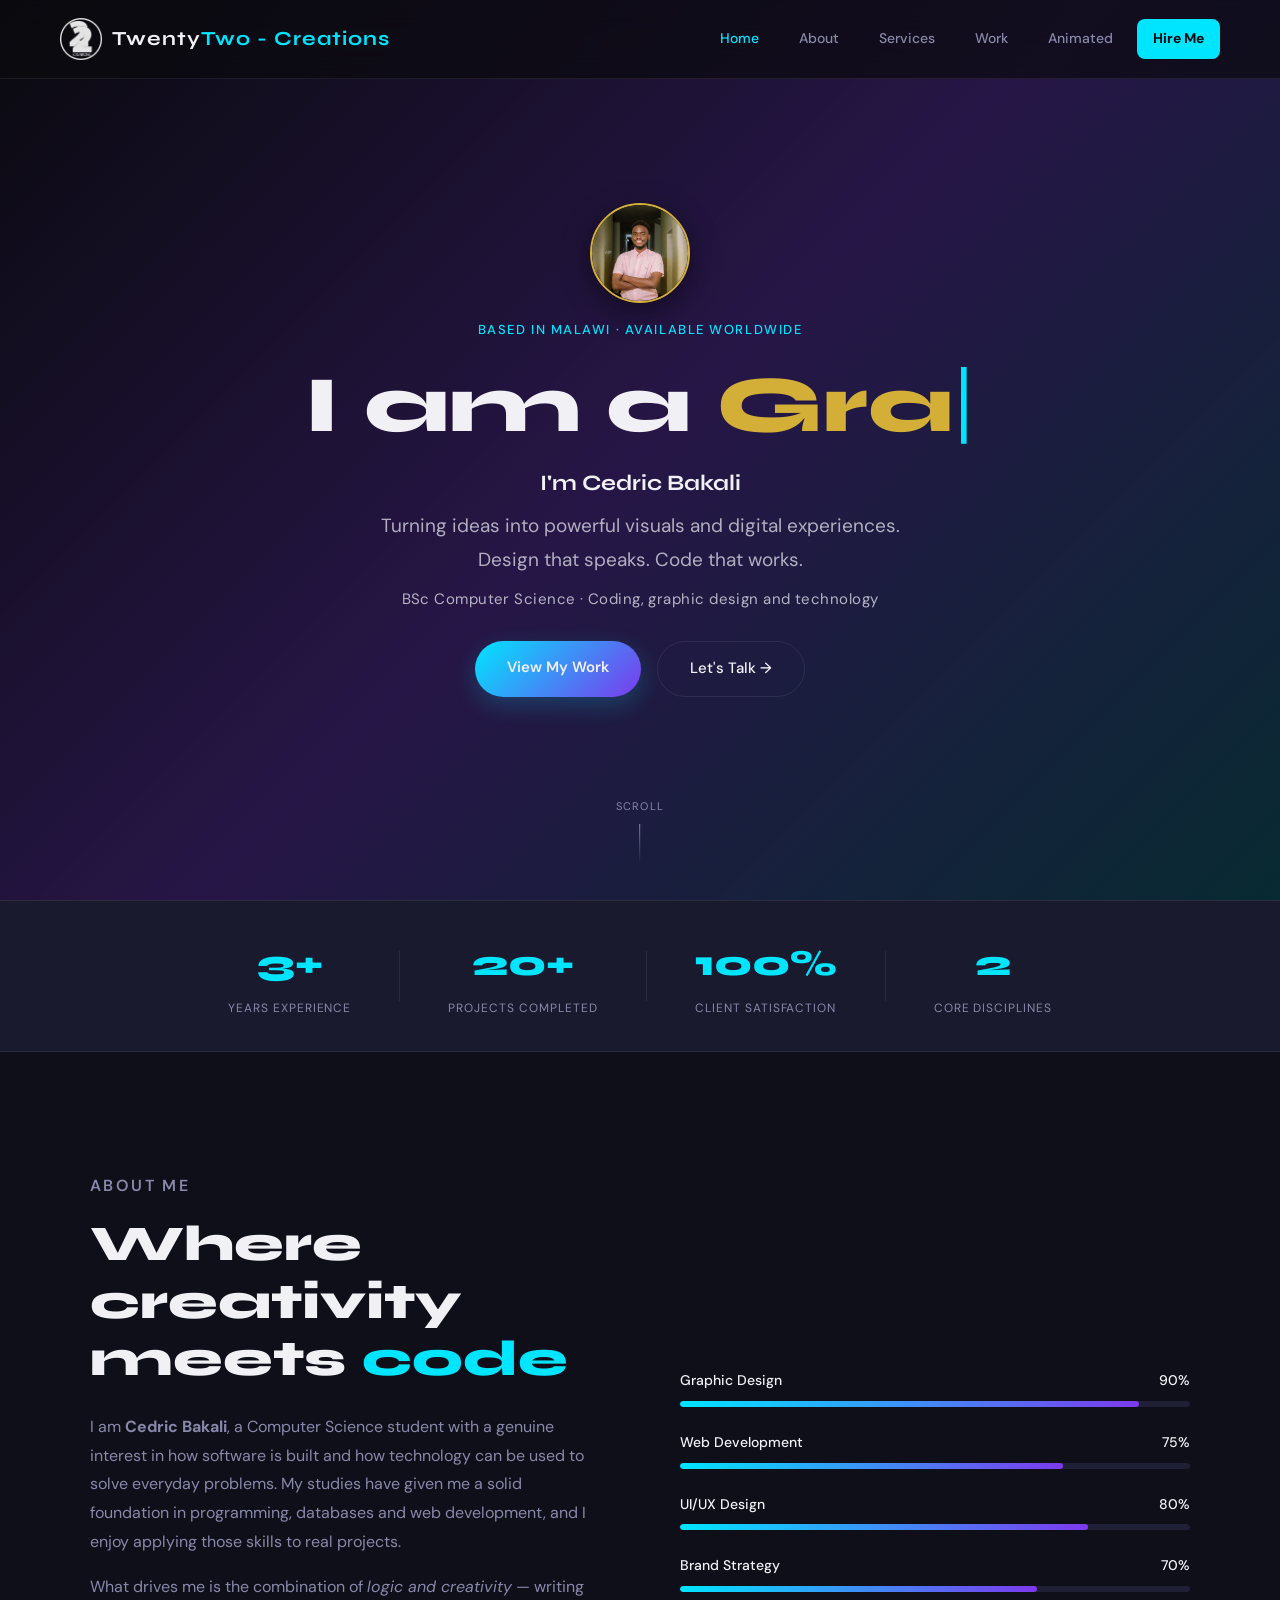
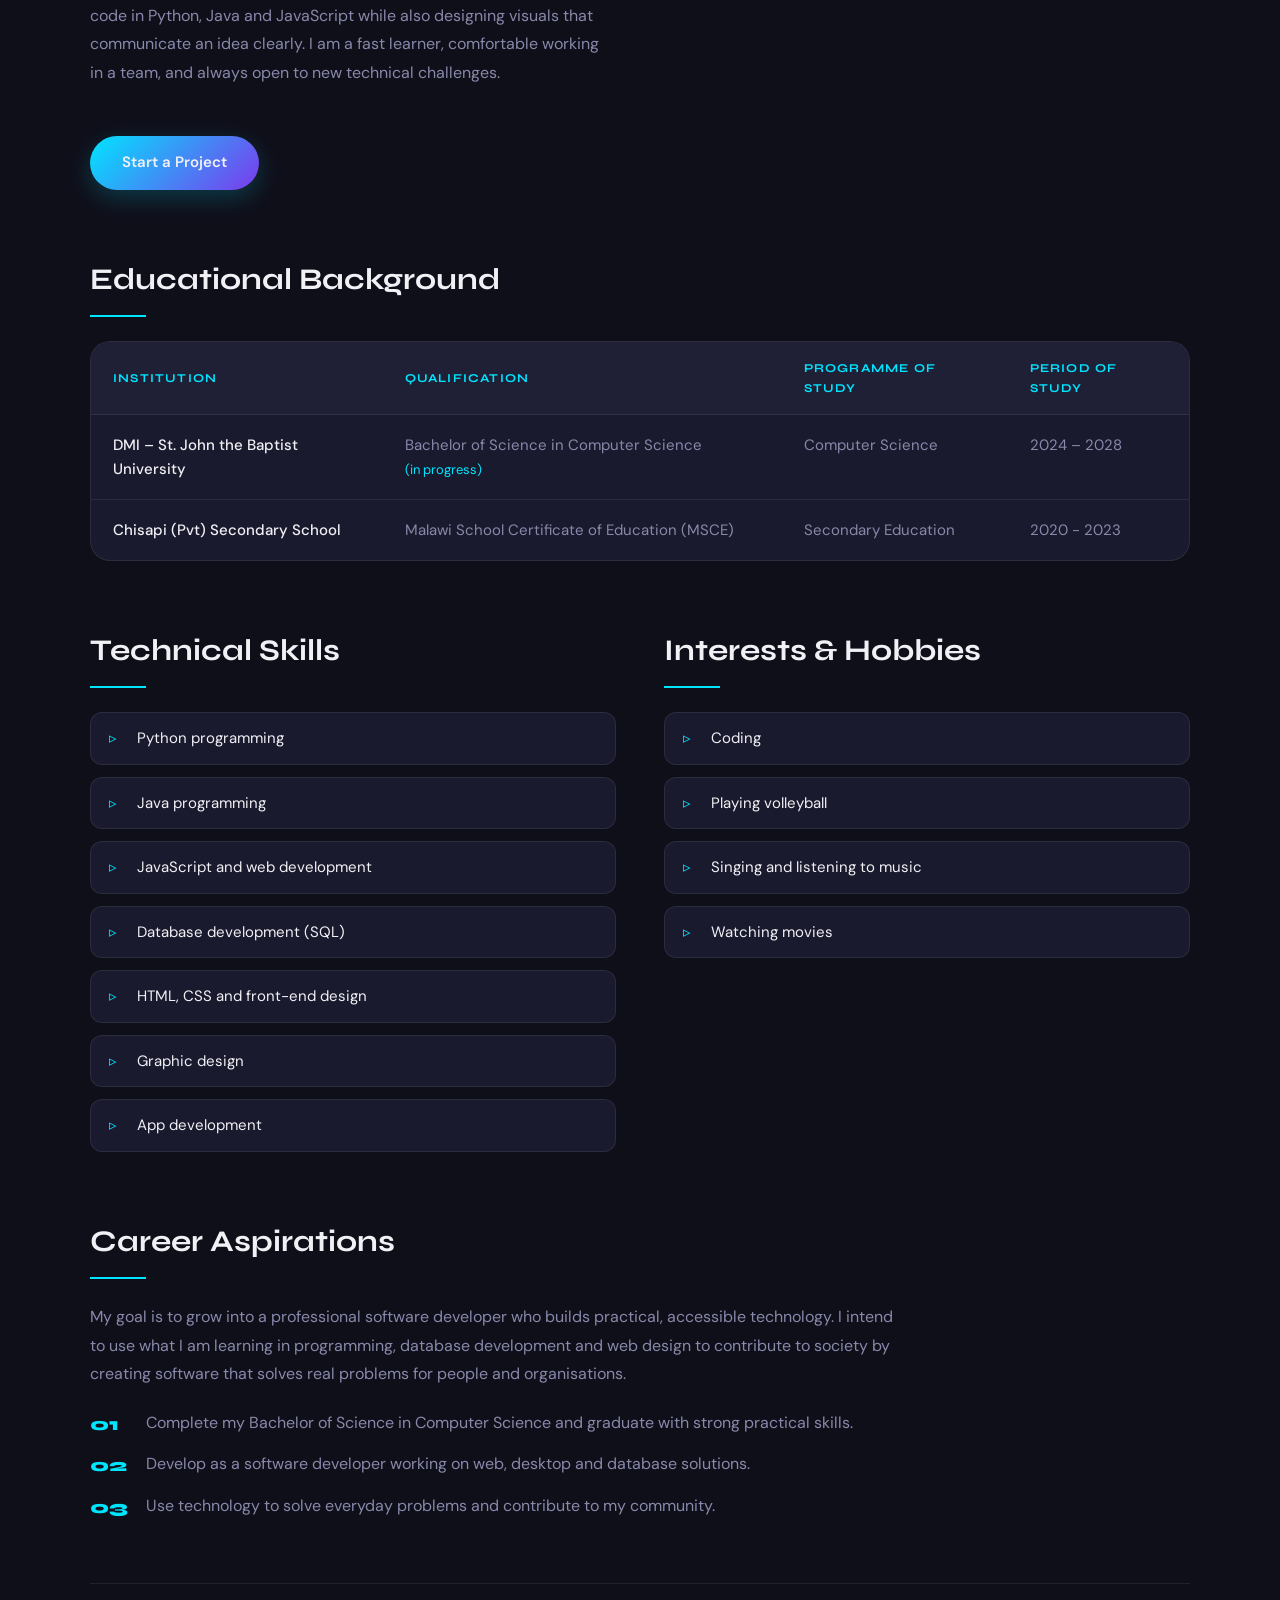
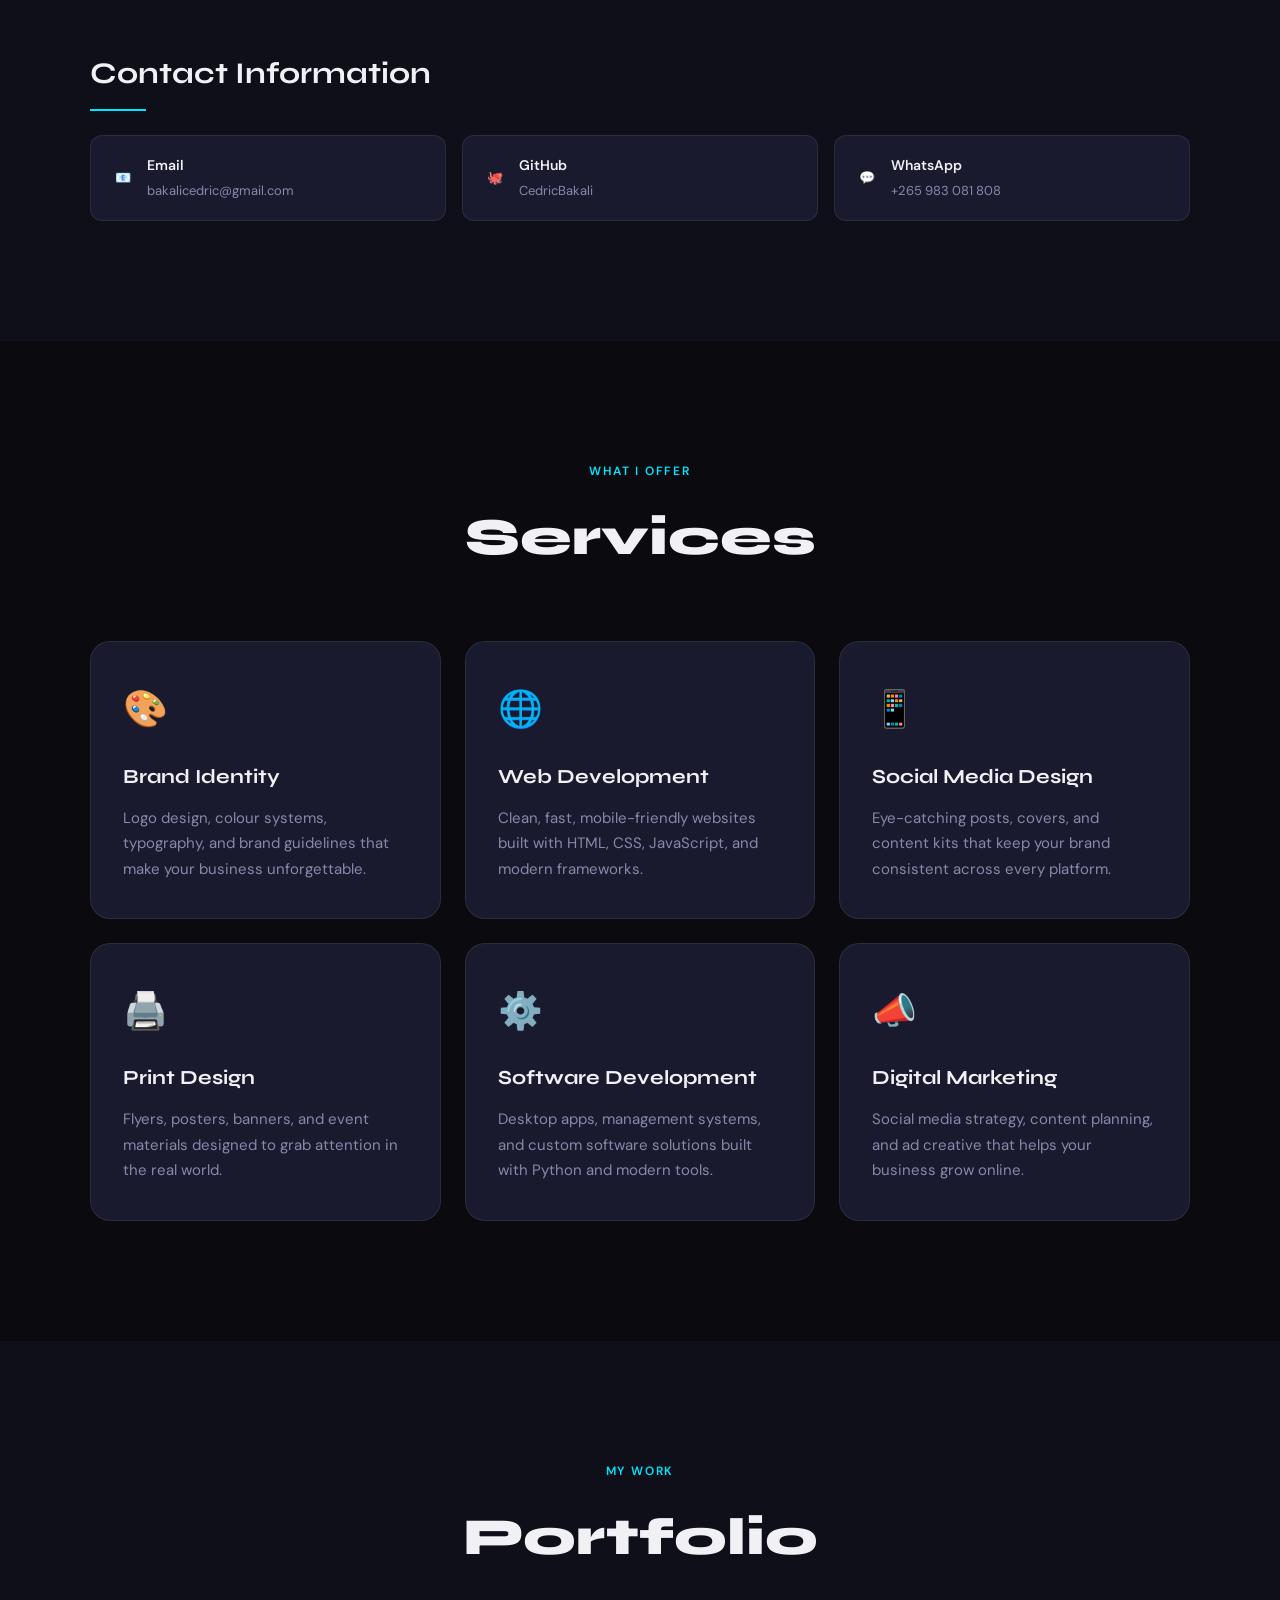
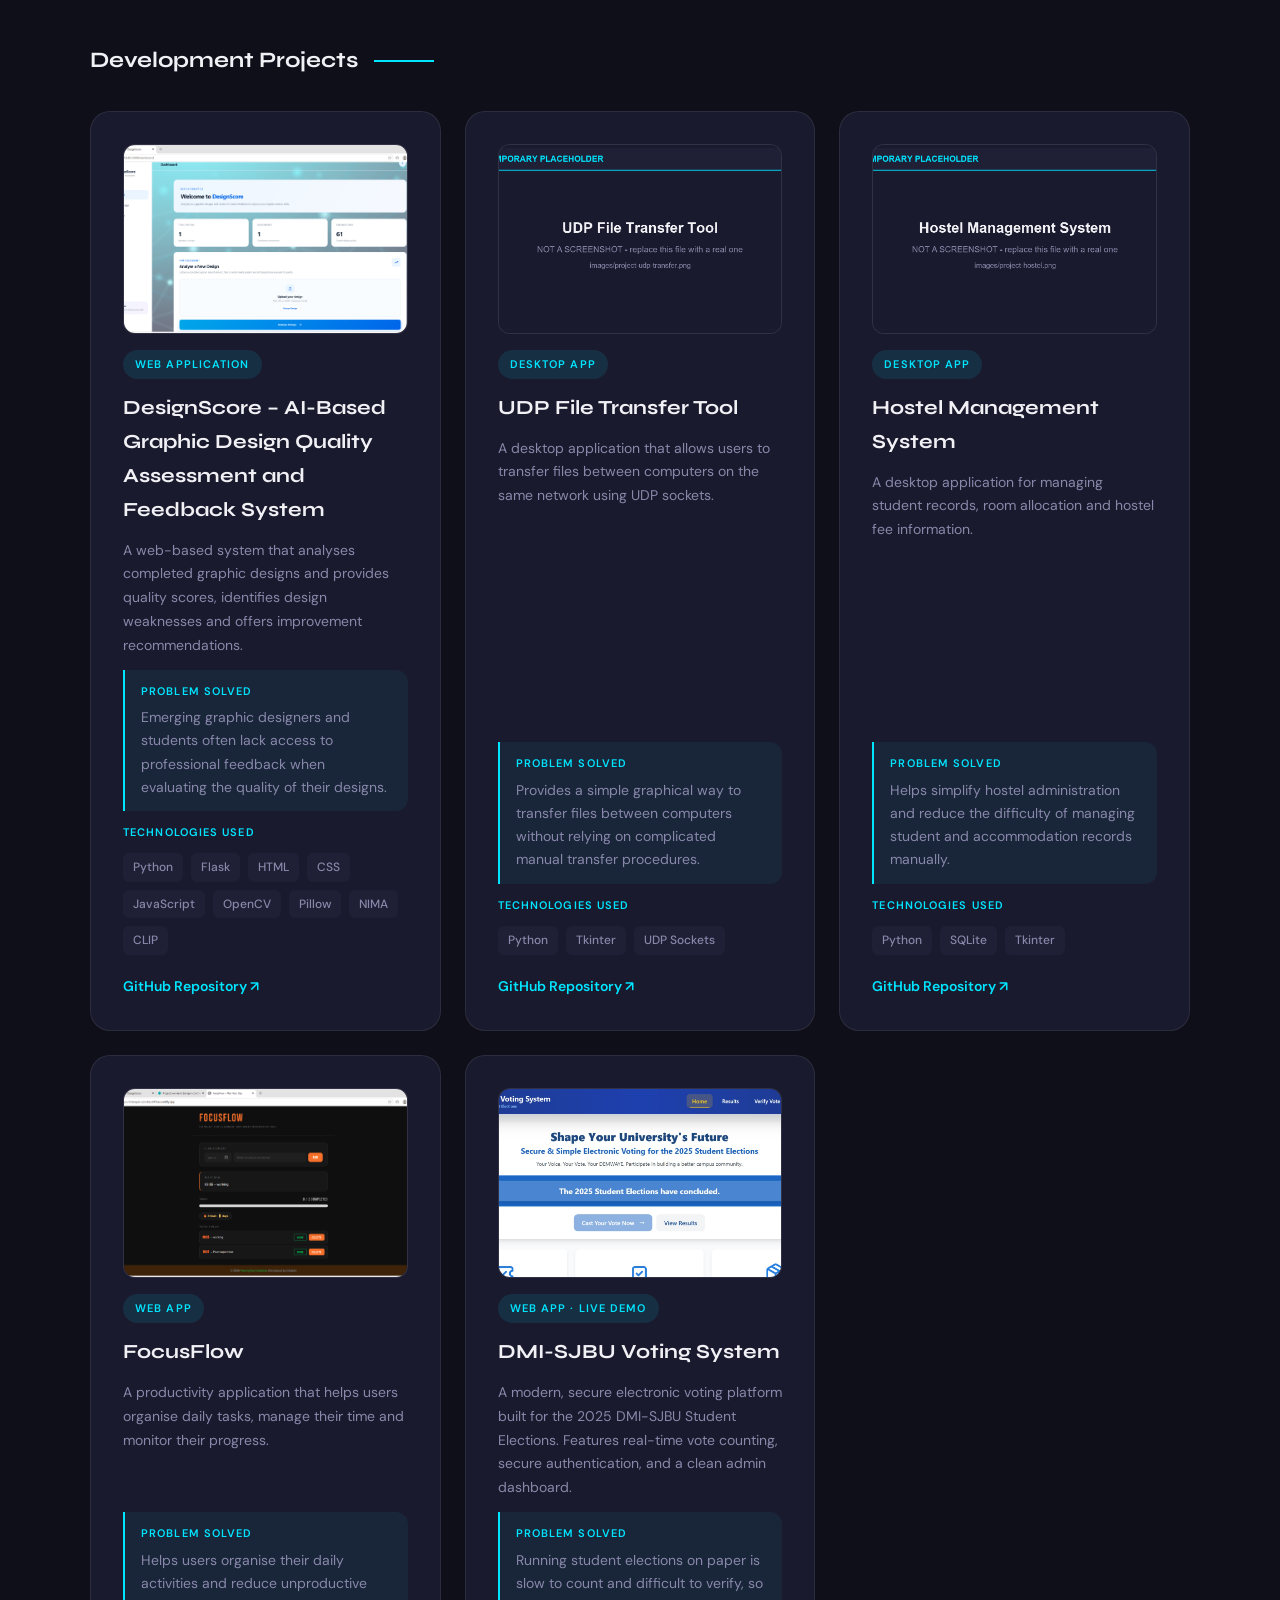
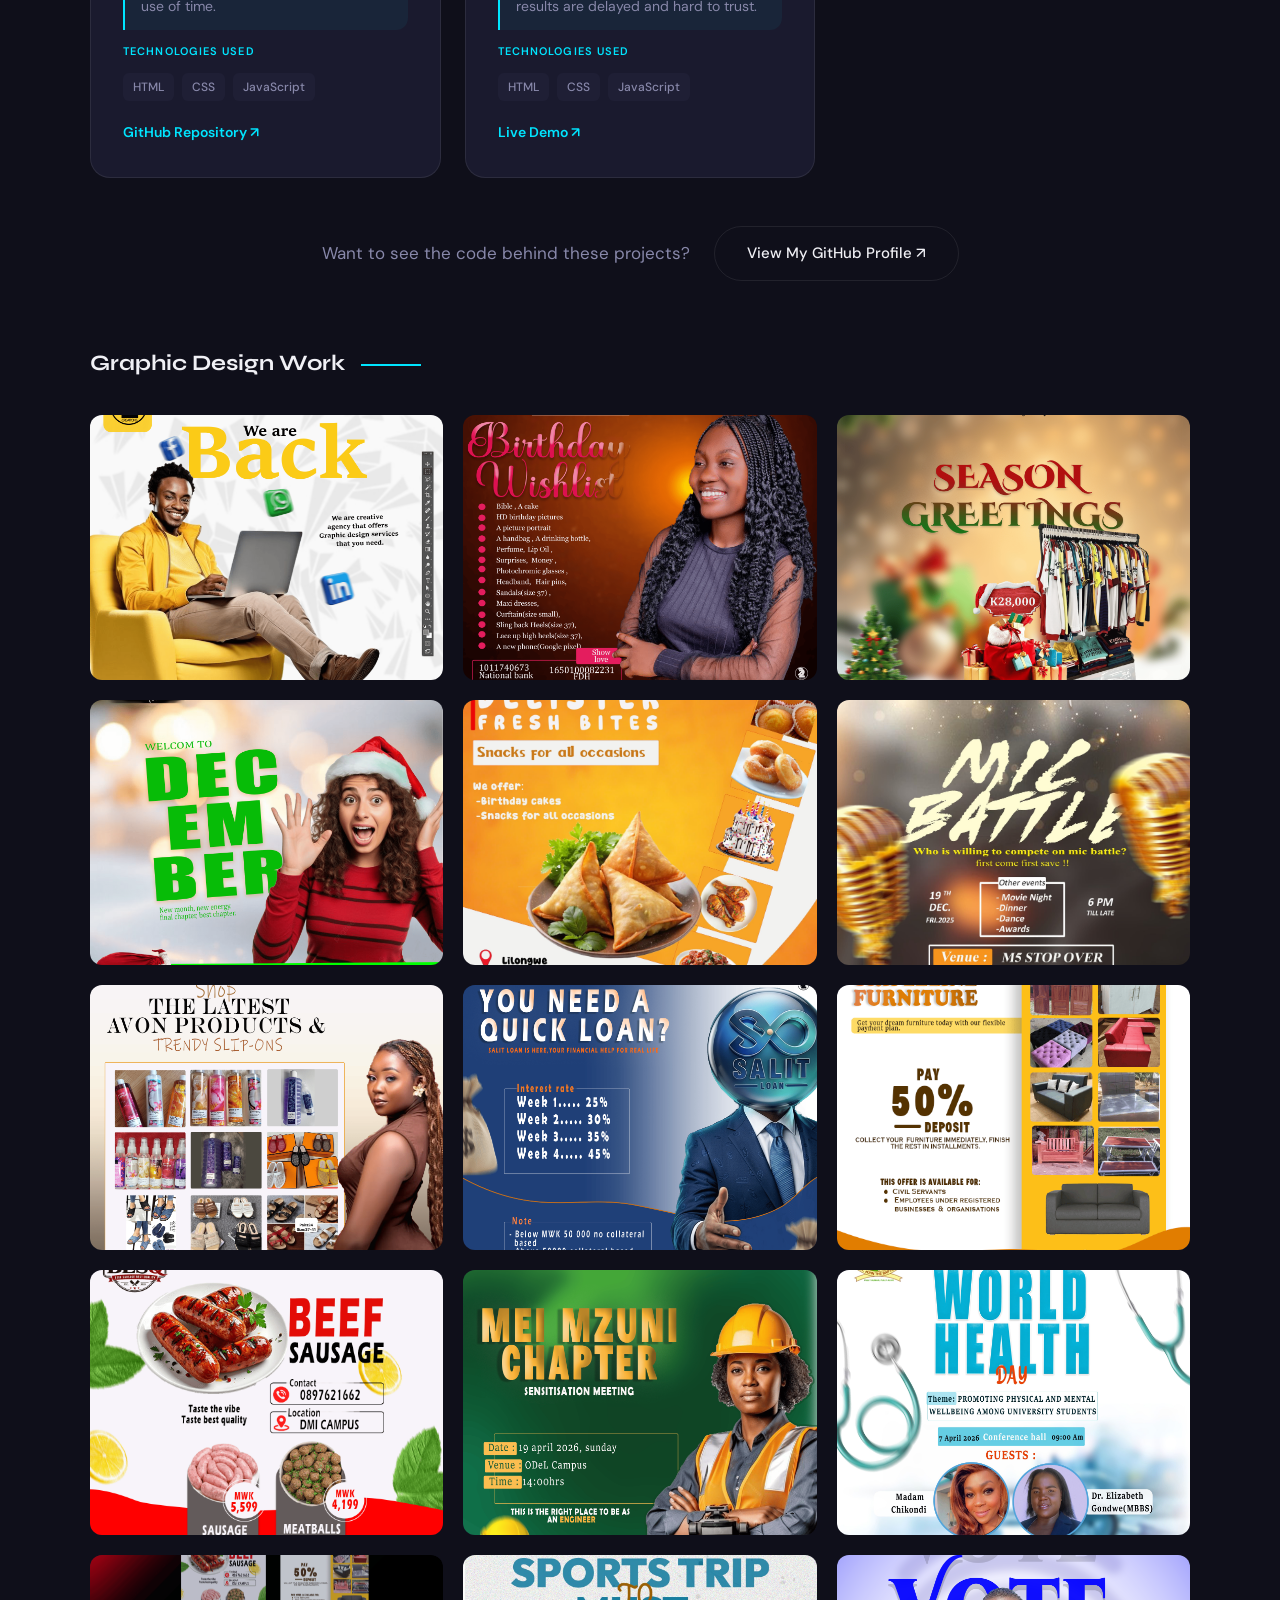
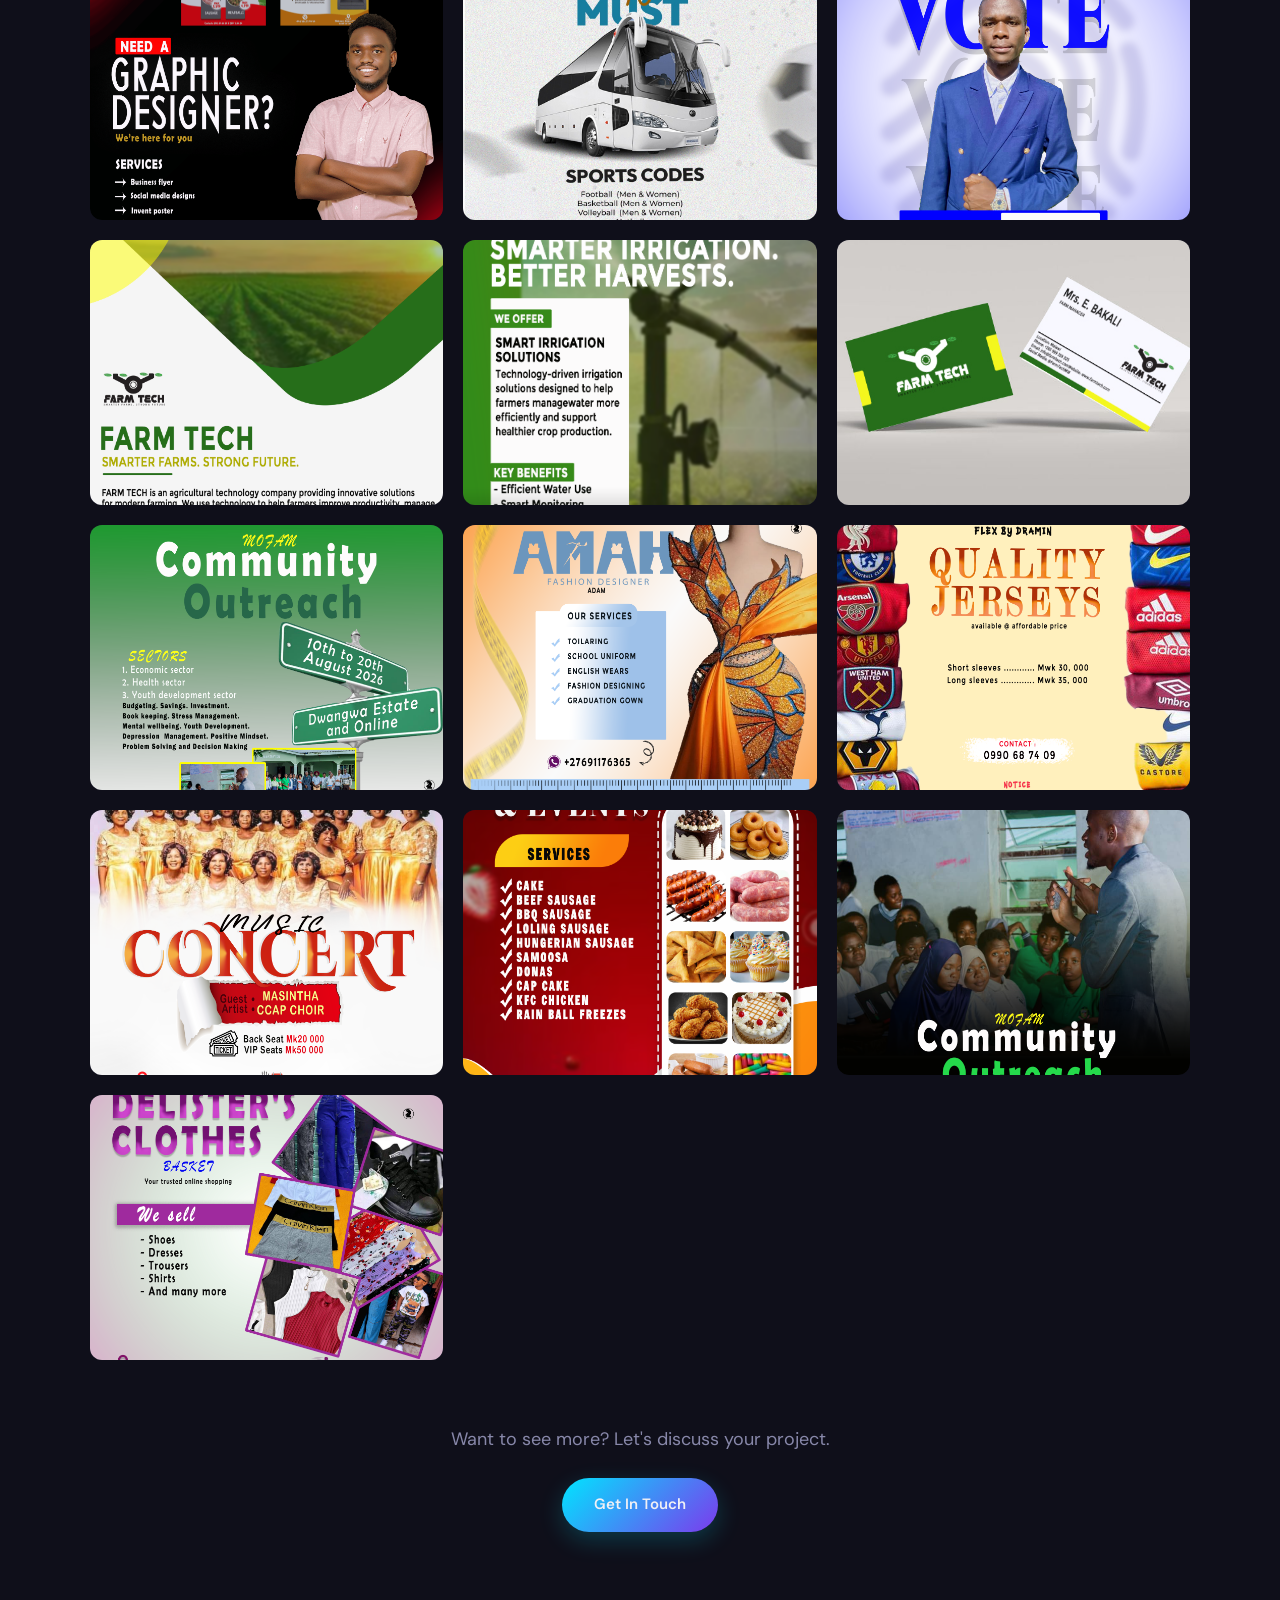
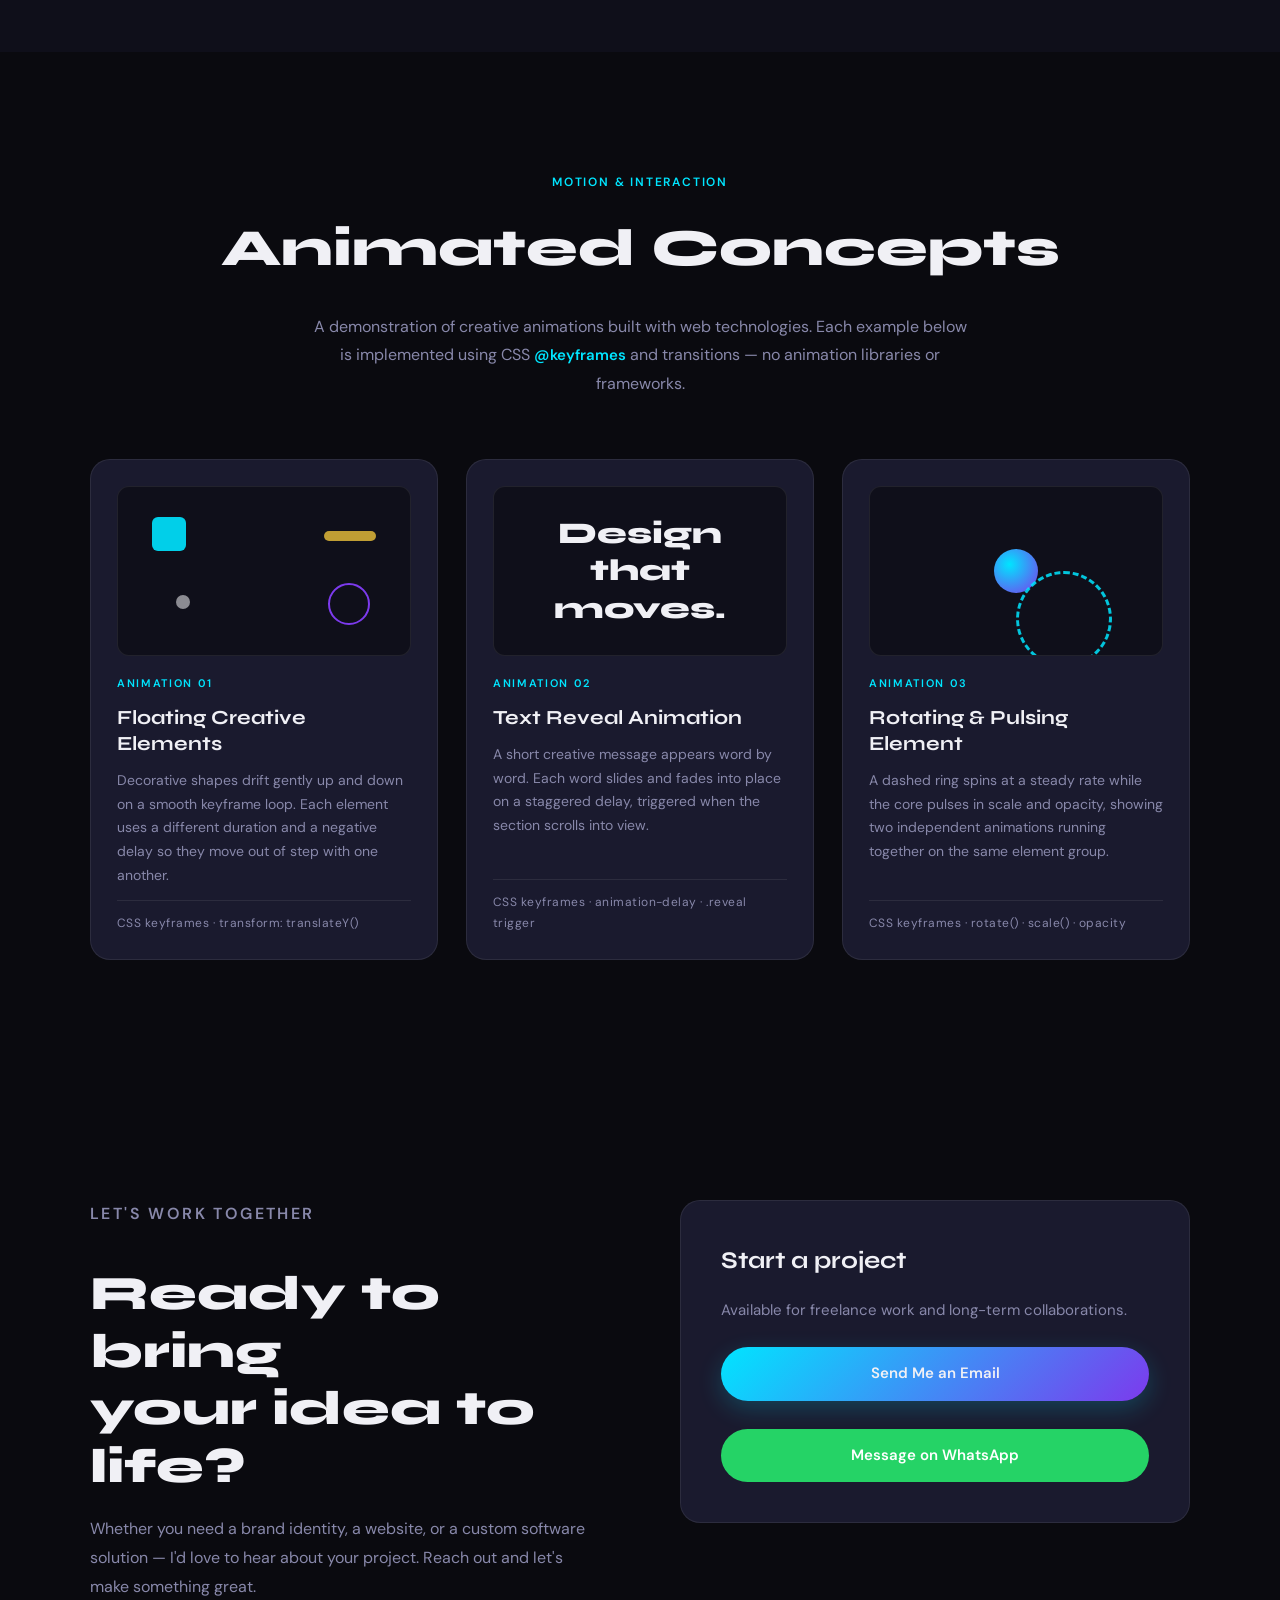
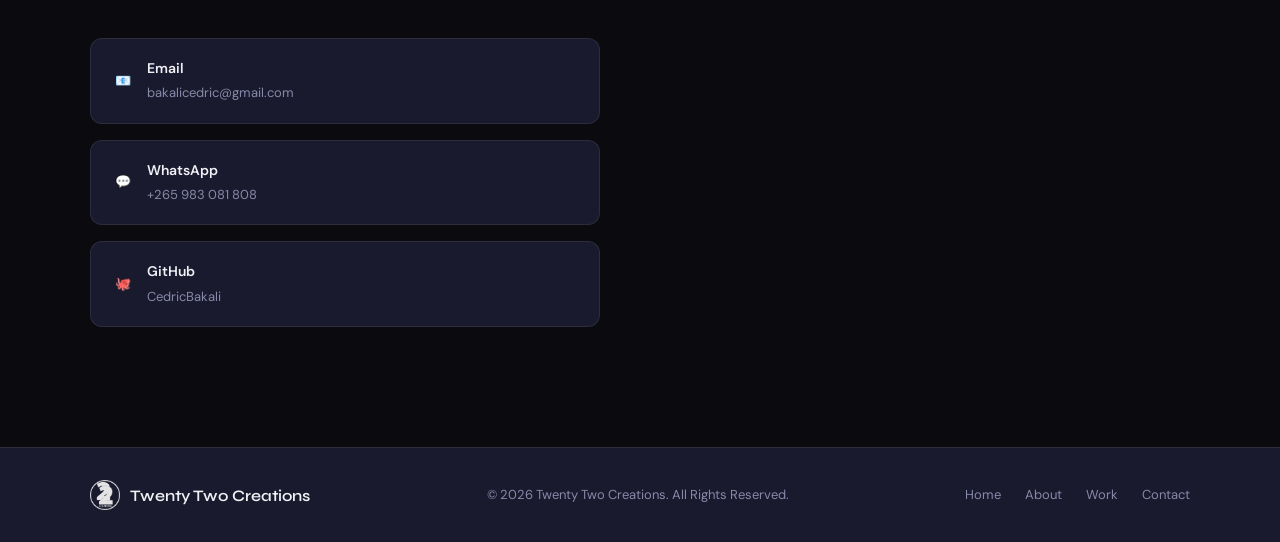
<file: index.html>
<!DOCTYPE html>
<html lang="en">
<head>
    <meta charset="UTF-8">
    <meta name="viewport" content="width=device-width, initial-scale=1.0">
    <meta name="description" content="Twenty Two Creations — Professional graphic design, web development, and digital branding studio based in Malawi.">
    <title>Twenty Two Creations | Design & Development Studio</title>
    <link rel="icon" type="image/png" href="images/twentyWhite.png">
    <link rel="preconnect" href="https://fonts.googleapis.com">
    <link rel="preconnect" href="https://fonts.gstatic.com" crossorigin>
    <link href="https://fonts.googleapis.com/css2?family=Syne:wght@400;600;700;800&family=DM+Sans:ital,wght@0,300;0,400;0,500;1,300&display=swap" rel="stylesheet">
    <link rel="stylesheet" href="css/style.css">
</head>
<body>

<!-- PAGE LOADER -->
<div id="loader">
    <div class="loader-content">
        <img src="images/twentyWhite.png" width="679" height="680" alt="Twenty Two Creations Logo">
        <div class="loader-bar"><div class="loader-fill"></div></div>
    </div>
</div>

<!-- HEADER -->
<header id="header">
    <div class="brand" onclick="window.scrollTo({top:0,behavior:'smooth'})">
        <img src="images/twentyWhite.png" width="679" height="680" alt="Twenty Two Creations Logo" class="logo-img">
        <span class="logo-text">Twenty<span class="logo-accent">Two - Creations</span></span>
    </div>
    <nav>
        <a href="#hero">Home</a>
        <a href="#about">About</a>
        <a href="#services">Services</a>
        <a href="#portfolio">Work</a>
        <a href="#animated">Animated</a>
        <a href="#contact" class="nav-cta">Hire Me</a>
    </nav>
    <button class="hamburger" id="hamburger" aria-label="Open menu">
        <span></span><span></span><span></span>
    </button>
</header>

<!-- MOBILE NAV -->
<div class="mobile-nav" id="mobileNav">
    <a href="#hero" class="mob-link">Home</a>
    <a href="#about" class="mob-link">About</a>
    <a href="#services" class="mob-link">Services</a>
    <a href="#portfolio" class="mob-link">Work</a>
    <a href="#animated" class="mob-link">Animated</a>
    <a href="#contact" class="mob-link">Hire Me</a>
</div>

<main id="main-content">
<!-- HERO -->
<section id="hero">
    <video class="bg-video" autoplay muted loop playsinline>
        <source src="videos/hero-bg.mp4" type="video/mp4">
    </video>
    <div class="overlay"></div>
    <div class="hero-content reveal">
        <img src="images/personal.jpg" alt="Portrait of Cedric Bakali" class="hero-photo" width="100" height="100">
        <p class="hero-eyebrow">Based in Malawi · Available Worldwide</p>
        <h1>I am a <span id="typing"></span><span class="cursor">|</span></h1>
        <p class="hero-name">I'm <u>Cedric Bakali</u></p>
        <p class="hero-sub">Turning ideas into powerful visuals and digital experiences.<br>Design that speaks. Code that works.</p>
        <p class="hero-meta">BSc Computer Science &middot; Coding, graphic design and technology</p>
        <div class="hero-actions">
            <a href="#portfolio" class="btn-primary">View My Work</a>
            <a href="#contact" class="btn-ghost">Let's Talk →</a>
        </div>
    </div>
    <div class="hero-scroll-hint">
        <span>Scroll</span>
        <div class="scroll-line"></div>
    </div>
</section>

<!-- STATS STRIP -->
<div class="stats-strip reveal">
    <div class="stat"><span class="stat-num">3+</span><span class="stat-label">Years Experience</span></div>
    <div class="stat-divider"></div>
    <div class="stat"><span class="stat-num">20+</span><span class="stat-label">Projects Completed</span></div>
    <div class="stat-divider"></div>
    <div class="stat"><span class="stat-num">100%</span><span class="stat-label">Client Satisfaction</span></div>
    <div class="stat-divider"></div>
    <div class="stat"><span class="stat-num">2</span><span class="stat-label">Core Disciplines</span></div>
</div>

<!-- ABOUT -->
<section id="about">
    <div class="about-inner reveal">
        <div class="about-text">
            <p class="section-label">About Me</p>
            <h2>Where creativity<br>meets <em>code</em></h2>
            <p>I am <strong>Cedric Bakali</strong>, a Computer Science student with a genuine interest in how software is built and how technology can be used to solve everyday problems. My studies have given me a solid foundation in programming, databases and web development, and I enjoy applying those skills to real projects.</p>
            <p>What drives me is the combination of <em>logic and creativity</em> — writing code in Python, Java and JavaScript while also designing visuals that communicate an idea clearly. I am a fast learner, comfortable working in a team, and always open to new technical challenges.</p>
            <a href="#contact" class="btn-primary" style="margin-top:2rem;display:inline-block;">Start a Project</a>
        </div>
        <div class="about-skills">
            <div class="skill-item">
                <div class="skill-label"><span>Graphic Design</span><span>90%</span></div>
                <div class="skill-bar"><div class="skill-fill" data-width="90"></div></div>
            </div>
            <div class="skill-item">
                <div class="skill-label"><span>Web Development</span><span>75%</span></div>
                <div class="skill-bar"><div class="skill-fill" data-width="75"></div></div>
            </div>
            <div class="skill-item">
                <div class="skill-label"><span>UI/UX Design</span><span>80%</span></div>
                <div class="skill-bar"><div class="skill-fill" data-width="80"></div></div>
            </div>
            <div class="skill-item">
                <div class="skill-label"><span>Brand Strategy</span><span>70%</span></div>
                <div class="skill-bar"><div class="skill-fill" data-width="70"></div></div>
            </div>
        </div>
    </div>

    <!-- B. EDUCATIONAL BACKGROUND -->
    <div class="about-block reveal">
        <h3>Educational Background</h3>
        <div class="table-wrap">
            <table class="edu-table">
                <thead>
                    <tr>
                        <th scope="col">Institution</th>
                        <th scope="col">Qualification</th>
                        <th scope="col">Programme of Study</th>
                        <th scope="col">Period of Study</th>
                    </tr>
                </thead>
                <tbody>
                    <tr>
                        <td data-label="Institution">DMI – St. John the Baptist University</td>
                        <td data-label="Qualification">Bachelor of Science in Computer Science <em>(in progress)</em></td>
                        <td data-label="Programme">Computer Science</td>
                        <td data-label="Period">2024 – 2028</td>
                    </tr>
                    <tr>
                        <td data-label="Institution">Chisapi (Pvt) Secondary School</td>
                        <td data-label="Qualification">Malawi School Certificate of Education (MSCE)</td>
                        <td data-label="Programme">Secondary Education</td>
                        <td data-label="Period">2020 - 2023</td>
                    </tr>
                </tbody>
            </table>
        </div>
    </div>

    <!-- C + D. SKILLS AND INTERESTS -->
    <div class="about-grid reveal">
        <div class="about-block">
            <h3>Technical Skills</h3>
            <ul class="skills-list">
                <li>Python programming</li>
                <li>Java programming</li>
                <li>JavaScript and web development</li>
                <li>Database development (SQL)</li>
                <li>HTML, CSS and front-end design</li>
                <li>Graphic design</li>
                <li>App development</li>
            </ul>
        </div>
        <div class="about-block">
            <h3>Interests &amp; Hobbies</h3>
            <ul class="hobby-list">
                <li>Coding</li>
                <li>Playing volleyball</li>
                <li>Singing and listening to music</li>
                <li>Watching movies</li>
            </ul>
        </div>
    </div>

    <!-- E. CAREER ASPIRATIONS -->
    <div class="about-block reveal">
        <h3>Career Aspirations</h3>
        <p>My goal is to grow into a professional software developer who builds practical, accessible technology. I intend to use what I am learning in programming, database development and web design to contribute to society by creating software that solves real problems for people and organisations.</p>
        <ol class="career-list">
            <li>Complete my Bachelor of Science in Computer Science and graduate with strong practical skills.</li>
            <li>Develop as a software developer working on web, desktop and database solutions.</li>
            <li>Use technology to solve everyday problems and contribute to my community.</li>
        </ol>
    </div>

    <hr class="about-divider">

    <!-- F. CONTACT INFORMATION -->
    <div class="about-block about-contact reveal">
        <h3>Contact Information</h3>
        <div class="contact-links">
            <a href="mailto:bakalicedric@gmail.com" class="contact-item">
                <span class="contact-icon">📧</span>
                <div>
                    <strong>Email</strong>
                    <span>bakalicedric@gmail.com</span>
                </div>
            </a>
            <a href="https://github.com/CedricBakali" target="_blank" rel="noopener" class="contact-item">
                <span class="contact-icon">🐙</span>
                <div>
                    <strong>GitHub</strong>
                    <span>CedricBakali</span>
                </div>
            </a>
            <a href="https://wa.me/265983081808" target="_blank" rel="noopener" class="contact-item">
                <span class="contact-icon">💬</span>
                <div>
                    <strong>WhatsApp</strong>
                    <span>+265 983 081 808</span>
                </div>
            </a>
        </div>
    </div>
</section>

<!-- SERVICES -->
<section id="services">
    <div class="section-header reveal">
        <p class="section-label">What I Offer</p>
        <h2>Services</h2>
    </div>
    <div class="services-grid reveal">
        <div class="service-card">
            <div class="service-icon">🎨</div>
            <h3>Brand Identity</h3>
            <p>Logo design, colour systems, typography, and brand guidelines that make your business unforgettable.</p>
        </div>
        <div class="service-card">
            <div class="service-icon">🌐</div>
            <h3>Web Development</h3>
            <p>Clean, fast, mobile-friendly websites built with HTML, CSS, JavaScript, and modern frameworks.</p>
        </div>
        <div class="service-card">
            <div class="service-icon">📱</div>
            <h3>Social Media Design</h3>
            <p>Eye-catching posts, covers, and content kits that keep your brand consistent across every platform.</p>
        </div>
        <div class="service-card">
            <div class="service-icon">🖨️</div>
            <h3>Print Design</h3>
            <p>Flyers, posters, banners, and event materials designed to grab attention in the real world.</p>
        </div>
        <div class="service-card">
            <div class="service-icon">⚙️</div>
            <h3>Software Development</h3>
            <p>Desktop apps, management systems, and custom software solutions built with Python and modern tools.</p>
        </div>
        <div class="service-card">
            <div class="service-icon">📣</div>
            <h3>Digital Marketing</h3>
            <p>Social media strategy, content planning, and ad creative that helps your business grow online.</p>
        </div>
    </div>
</section>

<!-- PORTFOLIO -->
<section id="portfolio">
    <div class="section-header reveal">
        <p class="section-label">My Work</p>
        <h2>Portfolio</h2>
    </div>

    <!-- Dev Projects -->
    <div class="portfolio-category reveal">
        <h3 class="portfolio-title"><span>Development Projects</span></h3>
    </div>
    <div class="dev-grid reveal">

        <div class="project-card">
            <a href="https://github.com/CedricBakali/AN-AI-BASED-GRAPHIC-DESIGN-QUALITY-ASSESMENT-AND-FEEDBACK-" target="_blank" rel="noopener" class="project-link" aria-label="Open project in a new tab"><img src="images/project-designscore.png" width="1200" height="675" alt="DesignScore web application showing a graphic design quality score, detected weaknesses and improvement recommendations" class="project-img" loading="lazy"></a>
            <div class="project-tag">Web Application</div>
            <h3>DesignScore – AI-Based Graphic Design Quality Assessment and Feedback System</h3>
            <p>A web-based system that analyses completed graphic designs and provides quality scores, identifies design weaknesses and offers improvement recommendations.</p>
            <div class="project-problem">
                <strong>Problem Solved</strong>
                <p>Emerging graphic designers and students often lack access to professional feedback when evaluating the quality of their designs.</p>
            </div>
            <strong class="project-label">Technologies Used</strong>
            <div class="project-tech"><span>Python</span><span>Flask</span><span>HTML</span><span>CSS</span><span>JavaScript</span><span>OpenCV</span><span>Pillow</span><span>NIMA</span><span>CLIP</span></div>
            <a href="https://github.com/CedricBakali/AN-AI-BASED-GRAPHIC-DESIGN-QUALITY-ASSESMENT-AND-FEEDBACK-" target="_blank" rel="noopener" class="project-btn">GitHub Repository ↗</a>
        </div>

        <div class="project-card">
            <a href="https://github.com/CedricBakali/UDP-File-Transfer-Tool" target="_blank" rel="noopener" class="project-link" aria-label="Open project in a new tab"><img src="images/project-udp-transfer.png" width="1200" height="675" alt="UDP File Transfer Tool desktop application window with sender and receiver controls" class="project-img" loading="lazy"></a>
            <div class="project-tag">Desktop App</div>
            <h3>UDP File Transfer Tool</h3>
            <p>A desktop application that allows users to transfer files between computers on the same network using UDP sockets.</p>
            <div class="project-problem">
                <strong>Problem Solved</strong>
                <p>Provides a simple graphical way to transfer files between computers without relying on complicated manual transfer procedures.</p>
            </div>
            <strong class="project-label">Technologies Used</strong>
            <div class="project-tech"><span>Python</span><span>Tkinter</span><span>UDP Sockets</span></div>
            <a href="https://github.com/CedricBakali/UDP-File-Transfer-Tool" target="_blank" rel="noopener" class="project-btn">GitHub Repository ↗</a>
        </div>

        <div class="project-card">
            <a href="https://github.com/CedricBakali/Hostel-Management-System" target="_blank" rel="noopener" class="project-link" aria-label="Open project in a new tab"><img src="images/project-hostel.png" width="1200" height="675" alt="Hostel Management System desktop application showing student records and room allocation" class="project-img" loading="lazy"></a>
            <div class="project-tag">Desktop App</div>
            <h3>Hostel Management System</h3>
            <p>A desktop application for managing student records, room allocation and hostel fee information.</p>
            <div class="project-problem">
                <strong>Problem Solved</strong>
                <p>Helps simplify hostel administration and reduce the difficulty of managing student and accommodation records manually.</p>
            </div>
            <strong class="project-label">Technologies Used</strong>
            <div class="project-tech"><span>Python</span><span>SQLite</span><span>Tkinter</span></div>
            <a href="https://github.com/CedricBakali/Hostel-Management-System" target="_blank" rel="noopener" class="project-btn">GitHub Repository ↗</a>
        </div>

        <div class="project-card">
            <a href="https://github.com/CedricBakali/FocusFlow" target="_blank" rel="noopener" class="project-link" aria-label="Open project in a new tab"><img src="images/project-focusflow.png" width="1200" height="675" alt="FocusFlow productivity web application listing daily tasks with progress tracking" class="project-img" loading="lazy"></a>
            <div class="project-tag">Web App</div>
            <h3>FocusFlow</h3>
            <p>A productivity application that helps users organise daily tasks, manage their time and monitor their progress.</p>
            <div class="project-problem">
                <strong>Problem Solved</strong>
                <p>Helps users organise their daily activities and reduce unproductive use of time.</p>
            </div>
            <strong class="project-label">Technologies Used</strong>
            <div class="project-tech"><span>HTML</span><span>CSS</span><span>JavaScript</span></div>
            <a href="https://github.com/CedricBakali/FocusFlow" target="_blank" rel="noopener" class="project-btn">GitHub Repository ↗</a>
        </div>

        <div class="project-card">
            <a href="https://dmiv.netlify.app/" target="_blank" rel="noopener" class="project-link" aria-label="Open project in a new tab"><img src="images/project-voting.jpeg" width="1200" height="675" alt="DMI-SJBU Voting System web application homepage for the student elections" class="project-img" loading="lazy"></a>
            <div class="project-tag">Web App · Live Demo</div>
            <h3>DMI-SJBU Voting System</h3>
            <p>A modern, secure electronic voting platform built for the 2025 DMI-SJBU Student Elections. Features real-time vote counting, secure authentication, and a clean admin dashboard.</p>
            <div class="project-problem">
                <strong>Problem Solved</strong>
                <p>Running student elections on paper is slow to count and difficult to verify, so results are delayed and hard to trust.</p>
            </div>
            <strong class="project-label">Technologies Used</strong>
            <div class="project-tech"><span>HTML</span><span>CSS</span><span>JavaScript</span></div>
            <a href="https://dmiv.netlify.app/" target="_blank" rel="noopener" class="project-btn">Live Demo ↗</a>
        </div>

    </div>

    <!-- GitHub profile link -->
    <div class="portfolio-profile reveal">
        <p>Want to see the code behind these projects?</p>
        <a href="https://github.com/CedricBakali" target="_blank" rel="noopener" class="btn-ghost">View My GitHub Profile ↗</a>
    </div>

    <!-- Graphic Design Work -->
    <div class="portfolio-category reveal" style="margin-top:4rem;">
        <h3 class="portfolio-title"><span>Graphic Design Work</span></h3>
    </div>
    <div class="graphic-grid reveal">
        <div class="graphic-item">
            <img src="images/back.png" width="2700" height="2700" alt="Design Project — Background Artwork" class="graphic-img" loading="lazy">
            <div class="graphic-overlay">
                <p class="graphic-title">Background Artwork</p>
                <p class="graphic-desc">Digital art composition</p>
            </div>
        </div>
        <div class="graphic-item">
            <img src="images/wishlist.png" width="2700" height="2700" alt="Wishlist Promotional Design" class="graphic-img" loading="lazy">
            <div class="graphic-overlay">
                <p class="graphic-title">Wishlist Promo</p>
                <p class="graphic-desc">Social media promotional flyer</p>
            </div>
        </div>
        <div class="graphic-item">
            <img src="images/xmax_flex.png" width="2700" height="2700" alt="Christmas Flex Design" class="graphic-img" loading="lazy">
            <div class="graphic-overlay">
                <p class="graphic-title">Xmas Flex</p>
                <p class="graphic-desc">Festive promotional design</p>
            </div>
        </div>
        <div class="graphic-item">
            <img src="images/Dec1.png" width="2700" height="2700" alt="December Campaign Design" class="graphic-img" loading="lazy">
            <div class="graphic-overlay">
                <p class="graphic-title">December Campaign</p>
                <p class="graphic-desc">Event promotional material</p>
            </div>
        </div>
        <div class="graphic-item">
            <img src="images/Deli.jpg" width="2048" height="2048" alt="Deli Brand Design" class="graphic-img" loading="lazy">
            <div class="graphic-overlay">
                <p class="graphic-title">Deli Branding</p>
                <p class="graphic-desc">Restaurant brand identity</p>
            </div>
        </div>
        <div class="graphic-item">
            <img src="images/kom.jpg" width="2048" height="2048" alt="Dwangwa Touch TV Mic Battle event poster" class="graphic-img" loading="lazy">
            <div class="graphic-overlay">
                <p class="graphic-title">Mic battle Design</p>
                <p class="graphic-desc">Brand visual design</p>
            </div>
        </div>
        <div class="graphic-item">
            <img src="images/uchie.png" width="2800" height="3000" alt="Shop the latest Avon products and trendy slip-ons poster" class="graphic-img" loading="lazy">
            <div class="graphic-overlay">
                <p class="graphic-title">Avon product Design</p>
                <p class="graphic-desc">Brand visual design</p>
            </div>
        </div>

        <div class="graphic-item">
            <img src="images/salit_flyer.png" width="2800" height="3000" alt="Salit Loan quick loan promotional flyer with weekly interest rates" class="graphic-img" loading="lazy">
            <div class="graphic-overlay">
                <p class="graphic-title">Salit loan flyer Design</p>
                <p class="graphic-desc">Brand visual design</p>
            </div>
        </div>

        <div class="graphic-item">
            <img src="images/furnitureF.png" width="1080" height="1080" alt="Tripleline Furniture pay 50 percent deposit promotional flyer" class="graphic-img" loading="lazy">
            <div class="graphic-overlay">
                <p class="graphic-title">Furniture Shop flyer Design</p>
                <p class="graphic-desc">Brand visual design</p>
            </div>
        </div>

        <div class="graphic-item">
            <img src="images/beefinal.png" width="1080" height="1080" alt="BESQ beef sausage and meatballs product promotional flyer" class="graphic-img" loading="lazy">
            <div class="graphic-overlay">
                <p class="graphic-title">Beef shop flyerDesign</p>
                <p class="graphic-desc">Brand visual design</p>
            </div>
        </div>

        <div class="graphic-item">
            <img src="images/MzuniFinal.png" width="2800" height="3000" alt="Mzuni Design Project" class="graphic-img" loading="lazy">
            <div class="graphic-overlay">
                <p class="graphic-title">Mzuni Event poster Design</p>
                <p class="graphic-desc">Brand visual design</p>
            </div>
        </div>

        <div class="graphic-item">
            <img src="images/World_healthF.jpg" width="2800" height="3000" alt="DMI St John the Baptist University World Health Day event poster" class="graphic-img" loading="lazy">
            <div class="graphic-overlay">
                <p class="graphic-title">DMI-SJBU World health design</p>
                <p class="graphic-desc">Brand visual design</p>
            </div>
        </div>

        <div class="graphic-item">
            <img src="images/me.png" width="2800" height="3000" alt="Twenty Two Creations need a graphic designer promotional poster" class="graphic-img" loading="lazy">
            <div class="graphic-overlay">
                <p class="graphic-title">Ads Design</p>
                <p class="graphic-desc">Brand visual design</p>
            </div>
        </div>

        <div class="graphic-item">
            <img src="images/must.jpeg" width="1200" height="1500" alt="DMI Sports Directorate sports trip to MUST event poster" class="graphic-img" loading="lazy">
            <div class="graphic-overlay">
                <p class="graphic-title">Event poster Design</p>
                <p class="graphic-desc">Brand visual design</p>
            </div>
        </div>

        <div class="graphic-item">
            <img src="images/awwah1.png" width="2800" height="3000" alt="Vote Awwah Molah Abdul Events Director MASS 2026 elections campaign poster" class="graphic-img" loading="lazy">
            <div class="graphic-overlay">
                <p class="graphic-title">Ads Design</p>
                <p class="graphic-desc">Brand visual design</p>
            </div>
        </div>

        <div class="graphic-item">
            <img src="images/company profil.png" width="2480" height="3508" alt="Farm Tech agricultural technology company profile design" class="graphic-img" loading="lazy">
            <div class="graphic-overlay">
                <p class="graphic-title">Company profile</p>
                <p class="graphic-desc">Brand visual design</p>
            </div>
        </div>

        <div class="graphic-item">
            <img src="images/poster.png" width="2480" height="3508" alt="Farm Tech agricultural technology company profile design" class="graphic-img" loading="lazy">
            <div class="graphic-overlay">
                <p class="graphic-title">Company poster</p>
                <p class="graphic-desc">Brand visual design</p>
            </div>
        </div>

        <div class="graphic-item">
            <img src="images/business card.jpg" width="2480" height="3508" alt="Farm Tech agricultural technology company profile design" class="graphic-img" loading="lazy">
            <div class="graphic-overlay">
                <p class="graphic-title">Business card</p>
                <p class="graphic-desc">Brand visual design</p>
            </div>
        </div>

        <div class="graphic-item">
            <img src="images/outleach1.png" width="2480" height="3508" alt="Farm Tech agricultural technology company profile design" class="graphic-img" loading="lazy">
            <div class="graphic-overlay">
                <p class="graphic-title">Company profile</p>
                <p class="graphic-desc">Brand visual design</p>
            </div>
        </div>

        <div class="graphic-item">
            <img src="images/amah_flyer.png" width="2480" height="3508" alt="Farm Tech agricultural technology company profile design" class="graphic-img" loading="lazy">
            <div class="graphic-overlay">
                <p class="graphic-title">Business flyer</p>
                <p class="graphic-desc">Brand visual design</p>
            </div>
        </div>

        <div class="graphic-item">
            <img src="images/jsy6.png" width="2480" height="3508" alt="Farm Tech agricultural technology company profile design" class="graphic-img" loading="lazy">
            <div class="graphic-overlay">
                <p class="graphic-title">Business flyer</p>
                <p class="graphic-desc">Brand visual design</p>
            </div>
        </div>

        <div class="graphic-item">
            <img src="images/music_concert.png" width="2480" height="3508" alt="Farm Tech agricultural technology company profile design" class="graphic-img" loading="lazy">
            <div class="graphic-overlay">
                <p class="graphic-title">Music Concert Flyer</p>
                <p class="graphic-desc">Brand visual design</p>
            </div>
        </div>

        <div class="graphic-item">
            <img src="images/chisomo2.png" width="2480" height="3508" alt="Farm Tech agricultural technology company profile design" class="graphic-img" loading="lazy">
            <div class="graphic-overlay">
                <p class="graphic-title">Business flyer</p>
                <p class="graphic-desc">Brand visual design</p>
            </div>
        </div>

        <div class="graphic-item">
            <img src="images/mofam_out.png" width="2480" height="3508" alt="Farm Tech agricultural technology company profile design" class="graphic-img" loading="lazy">
            <div class="graphic-overlay">
                <p class="graphic-title">organisation poster</p>
                <p class="graphic-desc">Brand visual design</p>
            </div>
        </div>

        <div class="graphic-item">
            <img src="images/DelisterB.png" width="2480" height="3508" alt="Farm Tech agricultural technology company profile design" class="graphic-img" loading="lazy">
            <div class="graphic-overlay">
                <p class="graphic-title">Business flyer</p>
                <p class="graphic-desc">Brand visual design</p>
            </div>
        </div>


    </div>

    <div class="portfolio-cta reveal">
        <p>Want to see more? Let's discuss your project.</p>
        <a href="#contact" class="btn-primary">Get In Touch</a>
    </div>
</section>

<!-- ANIMATED CONCEPTS -->
<section id="animated">
    <div class="section-header reveal">
        <p class="section-label">Motion & Interaction</p>
        <h2>Animated Concepts</h2>
        <p class="anim-intro">A demonstration of creative animations built with web technologies. Each example below is implemented using CSS <code>@keyframes</code> and transitions — no animation libraries or frameworks.</p>
    </div>

    <div class="anim-grid">

        <!-- ANIMATION 1 — FLOATING CREATIVE ELEMENTS -->
        <article class="anim-card reveal">
            <div class="anim-stage" aria-hidden="true">
                <span class="float-shape float-square"></span>
                <span class="float-shape float-bar"></span>
                <span class="float-shape float-circle"></span>
                <span class="float-shape float-dot"></span>
            </div>
            <p class="anim-index">Animation 01</p>
            <h3 class="anim-title">Floating Creative Elements</h3>
            <p class="anim-desc">Decorative shapes drift gently up and down on a smooth keyframe loop. Each element uses a different duration and a negative delay so they move out of step with one another.</p>
            <p class="anim-tech">CSS keyframes · transform: translateY()</p>
        </article>

        <!-- ANIMATION 2 — TEXT REVEAL -->
        <article class="anim-card reveal">
            <div class="anim-stage anim-stage-text">
                <p class="anim-text" aria-label="Design that moves.">
                    <span style="--i:0">Design</span>
                    <span style="--i:1">that</span>
                    <span style="--i:2">moves.</span>
                </p>
            </div>
            <p class="anim-index">Animation 02</p>
            <h3 class="anim-title">Text Reveal Animation</h3>
            <p class="anim-desc">A short creative message appears word by word. Each word slides and fades into place on a staggered delay, triggered when the section scrolls into view.</p>
            <p class="anim-tech">CSS keyframes · animation-delay · .reveal trigger</p>
        </article>

        <!-- ANIMATION 3 — ROTATING & PULSING ELEMENT -->
        <article class="anim-card reveal">
            <div class="anim-stage" aria-hidden="true">
                <span class="orbit-ring"></span>
                <span class="orbit-core"></span>
            </div>
            <p class="anim-index">Animation 03</p>
            <h3 class="anim-title">Rotating &amp; Pulsing Element</h3>
            <p class="anim-desc">A dashed ring spins at a steady rate while the core pulses in scale and opacity, showing two independent animations running together on the same element group.</p>
            <p class="anim-tech">CSS keyframes · rotate() · scale() · opacity</p>
        </article>

    </div>
</section>

<!-- CONTACT -->
<section id="contact">
    <div class="contact-inner">
        <div class="contact-text reveal">
            <p class="section-label">Let's Work Together</p>
            <h2>Ready to bring<br>your idea to life?</h2>
            <p>Whether you need a brand identity, a website, or a custom software solution — I'd love to hear about your project. Reach out and let's make something great.</p>
            <div class="contact-links">
                <a href="mailto:bakalicedric@gmail.com" class="contact-item">
                    <span class="contact-icon">📧</span>
                    <div>
                        <strong>Email</strong>
                        <span>bakalicedric@gmail.com</span>
                    </div>
                </a>
                <a href="https://wa.me/265983081808" target="_blank" rel="noopener" class="contact-item">
                    <span class="contact-icon">💬</span>
                    <div>
                        <strong>WhatsApp</strong>
                        <span>+265 983 081 808</span>
                    </div>
                </a>
                <a href="https://github.com/CedricBakali" target="_blank" rel="noopener" class="contact-item">
                    <span class="contact-icon">🐙</span>
                    <div>
                        <strong>GitHub</strong>
                        <span>CedricBakali</span>
                    </div>
                </a>
            </div>
        </div>
        <div class="contact-cta-box reveal">
            <h3>Start a project</h3>
            <p>Available for freelance work and long-term collaborations.</p>
            <a href="mailto:bakalicedric@gmail.com" class="btn-primary" style="width:100%;text-align:center;margin-bottom:1rem;">Send Me an Email</a>
            <a href="https://wa.me/265983081808" target="_blank" rel="noopener" class="btn-whatsapp">Message on WhatsApp</a>
        </div>
    </div>
</section>
</main>

<!-- FOOTER -->
<footer>
    <div class="footer-inner">
        <div class="footer-brand">
            <img src="images/twentyWhite.png" width="679" height="680" alt="Logo" class="footer-logo">
            <span>Twenty Two Creations</span>
        </div>
        <p class="footer-copy">© 2026 Twenty Two Creations. All Rights Reserved.</p>
        <div class="footer-links">
            <a href="#hero">Home</a>
            <a href="#about">About</a>
            <a href="#portfolio">Work</a>
            <a href="#contact">Contact</a>
        </div>
    </div>
</footer>

<script src="js/script.js"></script>
</body>
</html>
</file>
<file: css/style.css>
/* =============================================
   TWENTY TWO CREATIONS — Portfolio CSS
   Professional Rebuild 2026
   Fonts: Syne (headings) + DM Sans (body)
============================================= */

:root {
    --bg:        #0a0a0f;
    --bg2:       #0f0f1a;
    --bg3:       #13131f;
    --surface:   #1a1a2e;
    --surface2:  #1f1f35;
    --accent:    #00e5ff;
    --accent2:   #7c3aed;
    --gold:      #D4AF37;
    --white:     #f0f0f5;
    --muted:     #8888aa;
    --border:    rgba(255,255,255,0.08);
    --font-head: 'Syne', sans-serif;
    --font-body: 'DM Sans', sans-serif;
    --radius:    12px;
    --radius-lg: 20px;
    --transition: 0.35s cubic-bezier(0.4,0,0.2,1);
}

/* RESET */
*, *::before, *::after {
    margin: 0; padding: 0;
    box-sizing: border-box;
}

html { scroll-behavior: smooth; }

body {
    background: var(--bg);
    color: var(--white);
    font-family: var(--font-body);
    font-size: 16px;
    line-height: 1.7;
    overflow-x: hidden;
}

img { display: block; max-width: 100%; }
a  { text-decoration: none; color: inherit; }

/* =============================================
   LOADER
============================================= */
#loader {
    position: fixed; inset: 0;
    background: var(--bg);
    display: flex;
    align-items: center;
    justify-content: center;
    z-index: 9999;
    transition: opacity 0.6s ease;
}
.loader-content { text-align: center; }
.loader-content img { width: 70px; height: auto; margin: 0 auto 20px; animation: pulse 1.5s infinite; }
.loader-bar {
    width: 160px; height: 3px;
    background: var(--surface2);
    border-radius: 99px;
    overflow: hidden;
    margin: 0 auto;
}
.loader-fill {
    height: 100%;
    background: linear-gradient(90deg, var(--accent), var(--accent2));
    border-radius: 99px;
    animation: loadBar 1.8s ease forwards;
}
@keyframes loadBar { from { width: 0; } to { width: 100%; } }
@keyframes pulse { 0%,100% { opacity:0.4; } 50% { opacity:1; } }

/* =============================================
   HEADER
============================================= */
header {
    position: fixed; top: 0; left: 0; right: 0;
    z-index: 1000;
    display: flex;
    align-items: center;
    justify-content: space-between;
    padding: 18px 60px;
    background: rgba(10,10,15,0.7);
    backdrop-filter: blur(16px);
    -webkit-backdrop-filter: blur(16px);
    border-bottom: 1px solid var(--border);
    transition: padding var(--transition), background var(--transition);
}
header.scrolled {
    padding: 12px 60px;
    background: rgba(10,10,15,0.95);
}

.brand {
    display: flex; align-items: center; gap: 10px;
    cursor: pointer;
    transition: opacity var(--transition);
}
.brand:hover { opacity: 0.8; }
.logo-img { width: 42px; height: auto; }
.logo-text {
    font-family: var(--font-head);
    font-size: 20px;
    font-weight: 700;
    color: var(--white);
    letter-spacing: 1px;
}
.logo-accent { color: var(--accent); }

nav { display: flex; align-items: center; gap: 8px; }
nav a {
    font-family: var(--font-body);
    font-size: 14px;
    font-weight: 500;
    color: var(--muted);
    padding: 8px 16px;
    border-radius: 8px;
    transition: color var(--transition), background var(--transition);
}
nav a:hover { color: var(--white); background: var(--surface); }
nav a.active { color: var(--accent); }
.nav-cta {
    background: var(--accent) !important;
    color: var(--bg) !important;
    font-weight: 700 !important;
    border-radius: 8px !important;
}
.nav-cta:hover {
    background: #00c4db !important;
    transform: translateY(-1px);
}

/* The 6-item nav needs tighter spacing on narrow desktop widths,
   otherwise "Hire Me" wraps to a second line between 901px and ~1000px */
@media (min-width: 901px) and (max-width: 1000px) {
    nav { gap: 4px; }
    nav a { padding: 8px 11px; font-size: 13px; }
}

/* Hamburger */
.hamburger {
    display: none;
    flex-direction: column; gap: 5px;
    background: none; border: none;
    cursor: pointer; padding: 4px;
}
.hamburger span {
    display: block; width: 24px; height: 2px;
    background: var(--white);
    border-radius: 2px;
    transition: var(--transition);
}
.hamburger.open span:nth-child(1) { transform: rotate(45deg) translate(5px,5px); }
.hamburger.open span:nth-child(2) { opacity: 0; }
.hamburger.open span:nth-child(3) { transform: rotate(-45deg) translate(5px,-5px); }

/* Mobile Nav */
.mobile-nav {
    display: none;
    position: fixed; top: 75px; left: 0; right: 0;
    background: rgba(10,10,15,0.97);
    backdrop-filter: blur(20px);
    flex-direction: column;
    padding: 20px 0;
    z-index: 999;
    border-bottom: 1px solid var(--border);
    transform: translateY(-20px);
    opacity: 0;
    transition: var(--transition);
}
.mobile-nav.open { display: flex; transform: translateY(0); opacity: 1; }
.mob-link {
    padding: 14px 40px;
    font-size: 16px;
    color: var(--muted);
    font-weight: 500;
    border-bottom: 1px solid var(--border);
    transition: color var(--transition), padding var(--transition);
}
.mob-link:hover { color: var(--accent); padding-left: 50px; }

/* =============================================
   BUTTONS
============================================= */
.btn-primary {
    display: inline-block;
    background: linear-gradient(135deg, var(--accent), var(--accent2));
    color: var(--white);
    font-family: var(--font-body);
    font-weight: 600;
    font-size: 15px;
    padding: 14px 32px;
    border-radius: 50px;
    transition: var(--transition);
    box-shadow: 0 8px 24px rgba(0,229,255,0.2);
}
.btn-primary:hover {
    transform: translateY(-3px);
    box-shadow: 0 16px 36px rgba(0,229,255,0.35);
}

.btn-ghost {
    display: inline-block;
    color: var(--white);
    font-family: var(--font-body);
    font-weight: 500;
    font-size: 15px;
    padding: 14px 32px;
    border-radius: 50px;
    border: 1px solid var(--border);
    transition: var(--transition);
}
.btn-ghost:hover { border-color: var(--accent); color: var(--accent); }

.btn-whatsapp {
    display: block;
    width: 100%;
    text-align: center;
    background: #25D366;
    color: #fff;
    font-family: var(--font-body);
    font-weight: 600;
    font-size: 15px;
    padding: 14px 32px;
    border-radius: 50px;
    transition: var(--transition);
}
.btn-whatsapp:hover { background: #1aa855; transform: translateY(-2px); }

/* =============================================
   REVEAL ANIMATION
============================================= */
.reveal {
    opacity: 0;
    transform: translateY(40px);
    transition: opacity 0.7s ease, transform 0.7s ease;
}
.reveal.active { opacity: 1; transform: translateY(0); }

/* =============================================
   SECTION SHARED
============================================= */
.section-label {
    font-family: var(--font-body);
    font-size: 12px;
    font-weight: 600;
    letter-spacing: 0.15em;
    text-transform: uppercase;
    color: var(--accent);
    margin-bottom: 12px;
}
.section-header { text-align: center; margin-bottom: 60px; }
.section-header h2 {
    font-family: var(--font-head);
    font-size: clamp(32px, 5vw, 52px);
    font-weight: 800;
    color: var(--white);
}

/* =============================================
   HERO
============================================= */
#hero {
    position: relative;
    height: 100vh;
    min-height: 600px;
    display: flex;
    align-items: center;
    justify-content: center;
    overflow: hidden;
    text-align: center;
}

.bg-video {
    position: absolute; inset: 0;
    width: 100%; height: 100%;
    object-fit: cover;
    z-index: 0;
    opacity: 0.35;
}

.overlay {
    position: absolute; inset: 0;
    background: linear-gradient(
        135deg,
        rgba(10,10,15,0.6) 0%,
        rgba(124,58,237,0.25) 50%,
        rgba(0,229,255,0.15) 100%
    );
    z-index: 1;
}

.hero-content {
    position: relative;
    z-index: 2;
    max-width: 800px;
    padding: 0 24px;
}

.hero-eyebrow {
    font-size: 13px;
    letter-spacing: 0.12em;
    text-transform: uppercase;
    color: var(--accent);
    margin-bottom: 20px;
    font-weight: 500;
}

.hero-content h1 {
    font-family: var(--font-head);
    font-size: clamp(40px, 7vw, 80px);
    font-weight: 800;
    color: var(--white);
    line-height: 1.1;
    margin-bottom: 20px;
}

#typing { color: var(--gold); }
.cursor {
    color: var(--accent);
    animation: blink 0.7s infinite;
    font-weight: 300;
}
@keyframes blink { 50% { opacity: 0; } }

.hero-sub {
    font-size: clamp(16px, 2vw, 19px);
    color: rgba(240,240,245,0.7);
    margin-bottom: 40px;
    line-height: 1.8;
}

.hero-actions { display: flex; gap: 16px; justify-content: center; flex-wrap: wrap; }

.hero-scroll-hint {
    position: absolute;
    bottom: 36px; left: 50%;
    transform: translateX(-50%);
    z-index: 2;
    display: flex;
    flex-direction: column;
    align-items: center;
    gap: 8px;
    color: var(--muted);
    font-size: 11px;
    letter-spacing: 0.1em;
    text-transform: uppercase;
    animation: scrollBounce 2s infinite;
}
.scroll-line {
    width: 1px; height: 40px;
    background: linear-gradient(to bottom, var(--muted), transparent);
}
@keyframes scrollBounce { 0%,100%{transform:translateX(-50%) translateY(0);} 50%{transform:translateX(-50%) translateY(6px);} }

/* =============================================
   STATS STRIP
============================================= */
.stats-strip {
    display: flex;
    align-items: center;
    justify-content: center;
    gap: 0;
    background: var(--surface);
    border-top: 1px solid var(--border);
    border-bottom: 1px solid var(--border);
    padding: 32px 40px;
    flex-wrap: wrap;
}
.stat {
    display: flex; flex-direction: column;
    align-items: center; gap: 4px;
    padding: 0 48px;
}
.stat-num {
    font-family: var(--font-head);
    font-size: 36px;
    font-weight: 800;
    color: var(--accent);
}
.stat-label {
    font-size: 12px;
    color: var(--muted);
    text-transform: uppercase;
    letter-spacing: 0.08em;
}
.stat-divider {
    width: 1px; height: 50px;
    background: var(--border);
}

/* =============================================
   ABOUT
============================================= */
#about {
    padding: 120px 60px;
    background: var(--bg2);
}
.about-inner {
    max-width: 1100px;
    margin: 0 auto;
    display: grid;
    grid-template-columns: 1fr 1fr;
    gap: 80px;
    align-items: center;
}
.about-text h2 {
    font-family: var(--font-head);
    font-size: clamp(32px, 4vw, 50px);
    font-weight: 800;
    color: var(--white);
    line-height: 1.15;
    margin-bottom: 24px;
}
.about-text h2 em {
    font-style: normal;
    color: var(--accent);
}
.about-text p {
    color: var(--muted);
    font-size: 16px;
    margin-bottom: 16px;
    line-height: 1.8;
}

/* Skill bars */
.about-skills { display: flex; flex-direction: column; gap: 24px; }
.skill-item {}
.skill-label {
    display: flex;
    justify-content: space-between;
    font-size: 14px;
    font-weight: 500;
    color: var(--white);
    margin-bottom: 8px;
}
.skill-bar {
    height: 6px;
    background: var(--surface2);
    border-radius: 99px;
    overflow: hidden;
}
.skill-fill {
    height: 100%;
    background: linear-gradient(90deg, var(--accent), var(--accent2));
    border-radius: 99px;
    width: 0%;
    transition: width 1.2s cubic-bezier(0.4,0,0.2,1);
}

/* =============================================
   ABOUT — ASSIGNMENT COMPONENTS
   (education table, skills, hobbies, career, contact)
   Reuses :root tokens and existing .contact-item styles
============================================= */
.about-block {
    max-width: 1100px;
    margin: 0 auto;
    padding-top: 64px;
}
.about-block h3 {
    font-family: var(--font-head);
    font-size: clamp(22px, 3vw, 30px);
    font-weight: 700;
    color: var(--white);
    margin-bottom: 24px;
}
.about-block h3::after {
    content: '';
    display: block;
    width: 56px;
    height: 2px;
    background: var(--accent);
    margin-top: 10px;
}
.about-block > p {
    color: var(--muted);
    font-size: 16px;
    line-height: 1.8;
    margin-bottom: 20px;
    max-width: 820px;
}

/* Two-column block: technical skills + hobbies */
.about-grid {
    max-width: 1100px;
    margin: 0 auto;
    display: grid;
    grid-template-columns: 1fr 1fr;
    gap: 48px;
}
.about-grid .about-block { padding-top: 64px; margin: 0; max-width: none; }

/* --- Education table --- */
.table-wrap {
    overflow-x: auto;
    -webkit-overflow-scrolling: touch;
    background: var(--surface);
    border: 1px solid var(--border);
    border-radius: var(--radius-lg);
}
.edu-table {
    width: 100%;
    min-width: 620px;
    border-collapse: collapse;
    font-size: 15px;
}
.edu-table thead th {
    background: var(--surface2);
    color: var(--accent);
    font-family: var(--font-head);
    font-size: 12px;
    font-weight: 700;
    letter-spacing: 0.1em;
    text-transform: uppercase;
    text-align: left;
    padding: 16px 22px;
    border-bottom: 1px solid var(--border);
}
.edu-table tbody td {
    color: var(--muted);
    padding: 18px 22px;
    border-bottom: 1px solid var(--border);
    vertical-align: top;
    line-height: 1.6;
}
.edu-table tbody tr:last-child td { border-bottom: none; }
.edu-table tbody tr { transition: background var(--transition); }
.edu-table tbody tr:hover { background: rgba(0,229,255,0.04); }
.edu-table tbody td:first-child { color: var(--white); font-weight: 500; }
.edu-table em {
    font-style: normal;
    color: var(--accent);
    font-size: 13px;
    white-space: nowrap;
}

/* --- Skills & hobbies lists --- */
.skills-list,
.hobby-list {
    list-style: none;
    display: grid;
    gap: 12px;
}
.skills-list li,
.hobby-list li {
    position: relative;
    padding: 14px 18px 14px 46px;
    background: var(--surface);
    border: 1px solid var(--border);
    border-radius: var(--radius);
    color: var(--white);
    font-size: 15px;
    line-height: 1.5;
    transition: var(--transition);
}
.skills-list li::before,
.hobby-list li::before {
    content: '▹';
    position: absolute;
    left: 18px;
    top: 14px;
    color: var(--accent);
}
.skills-list li:hover,
.hobby-list li:hover {
    border-color: rgba(0,229,255,0.35);
    transform: translateX(4px);
}

/* --- Career aspirations (ordered list) --- */
.career-list {
    list-style: none;
    counter-reset: career;
    display: grid;
    gap: 14px;
    max-width: 860px;
}
.career-list li {
    counter-increment: career;
    position: relative;
    padding-left: 56px;
    color: var(--muted);
    font-size: 16px;
    line-height: 1.7;
}
.career-list li::before {
    content: counter(career, decimal-leading-zero);
    position: absolute;
    left: 0;
    top: 0;
    font-family: var(--font-head);
    font-size: 18px;
    font-weight: 800;
    color: var(--accent);
}

/* --- Divider & contact --- */
.about-divider {
    max-width: 1100px;
    margin: 64px auto 0;
    border: none;
    border-top: 1px solid var(--border);
}
.about-contact .contact-links {
    flex-direction: row;
    flex-wrap: wrap;
}
.about-contact .contact-item {
    flex: 1 1 280px;
}

/* =============================================
   SERVICES
============================================= */
#services {
    padding: 120px 60px;
    background: var(--bg);
}
.services-grid {
    display: grid;
    grid-template-columns: repeat(auto-fit, minmax(300px, 1fr));
    gap: 24px;
    max-width: 1100px;
    margin: 0 auto;
}
.service-card {
    background: var(--surface);
    border: 1px solid var(--border);
    border-radius: var(--radius-lg);
    padding: 36px 32px;
    transition: var(--transition);
    position: relative;
    overflow: hidden;
}
.service-card::before {
    content: '';
    position: absolute;
    inset: 0;
    background: linear-gradient(135deg, rgba(0,229,255,0.05), transparent);
    opacity: 0;
    transition: var(--transition);
}
.service-card:hover { transform: translateY(-6px); border-color: rgba(0,229,255,0.3); }
.service-card:hover::before { opacity: 1; }
.service-icon { font-size: 36px; margin-bottom: 20px; }
.service-card h3 {
    font-family: var(--font-head);
    font-size: 20px;
    font-weight: 700;
    color: var(--white);
    margin-bottom: 12px;
}
.service-card p { color: var(--muted); font-size: 15px; line-height: 1.7; }

/* =============================================
   PORTFOLIO
============================================= */
#portfolio {
    padding: 120px 60px;
    background: var(--bg2);
}

.portfolio-category { max-width: 1100px; margin: 0 auto 32px; }
.portfolio-title {
    font-family: var(--font-head);
    font-size: 22px;
    font-weight: 700;
    color: var(--white);
    display: flex;
    align-items: center;
    gap: 16px;
}
.portfolio-title span::after {
    content: '';
    display: inline-block;
    width: 60px; height: 2px;
    background: var(--accent);
    vertical-align: middle;
    margin-left: 16px;
}

/* Dev project cards */
.dev-grid {
    display: grid;
    grid-template-columns: repeat(auto-fit, minmax(300px, 1fr));
    gap: 24px;
    max-width: 1100px;
    margin: 0 auto;
}
.project-card {
    background: var(--surface);
    border: 1px solid var(--border);
    border-radius: var(--radius-lg);
    padding: 32px;
    transition: var(--transition);
    display: flex;
    flex-direction: column;
    gap: 12px;
}
.project-card:hover { transform: translateY(-5px); border-color: rgba(0,229,255,0.3); }
.project-tag {
    display: inline-block;
    background: rgba(0,229,255,0.1);
    color: var(--accent);
    font-size: 11px;
    font-weight: 600;
    letter-spacing: 0.1em;
    text-transform: uppercase;
    padding: 5px 12px;
    border-radius: 99px;
    width: fit-content;
}
.project-card h3 {
    font-family: var(--font-head);
    font-size: 20px;
    font-weight: 700;
    color: var(--white);
}
.project-card p { color: var(--muted); font-size: 14px; line-height: 1.7; flex: 1; }
.project-tech { display: flex; flex-wrap: wrap; gap: 8px; }
.project-tech span {
    background: var(--surface2);
    color: var(--muted);
    font-size: 12px;
    padding: 4px 10px;
    border-radius: 6px;
    font-weight: 500;
}
.project-btn {
    display: inline-block;
    margin-top: 8px;
    color: var(--accent);
    font-size: 14px;
    font-weight: 600;
    transition: var(--transition);
    align-self: flex-start;
}
.project-btn:hover { color: var(--white); letter-spacing: 0.03em; }

/* Project screenshot */
.project-img {
    width: 100%;
    height: 190px;
    object-fit: cover;
    border-radius: var(--radius);
    border: 1px solid var(--border);
    background: var(--surface2);
    margin-bottom: 4px;
}

/* Problem the project solves */
.project-problem {
    background: rgba(0,229,255,0.05);
    border-left: 2px solid var(--accent);
    border-radius: 0 var(--radius) var(--radius) 0;
    padding: 12px 16px;
}
.project-problem strong {
    display: block;
    font-size: 11px;
    font-weight: 600;
    letter-spacing: 0.1em;
    text-transform: uppercase;
    color: var(--accent);
    margin-bottom: 6px;
}
.project-problem p {
    color: var(--muted);
    font-size: 14px;
    line-height: 1.65;
    margin: 0;
    flex: none;
}

/* Field label above a project section (e.g. "Technologies Used") */
.project-label {
    display: block;
    font-size: 11px;
    font-weight: 600;
    letter-spacing: 0.1em;
    text-transform: uppercase;
    color: var(--accent);
}

/* GitHub profile link under the project grid */
.portfolio-profile {
    max-width: 1100px;
    margin: 48px auto 0;
    display: flex;
    align-items: center;
    justify-content: center;
    gap: 24px;
    flex-wrap: wrap;
    text-align: center;
}
.portfolio-profile p {
    color: var(--muted);
    font-size: 17px;
}

/* Graphic design grid */
.graphic-grid {
    display: grid;
    grid-template-columns: repeat(auto-fit, minmax(280px, 1fr));
    gap: 20px;
    max-width: 1100px;
    margin: 0 auto;
}
.graphic-item {
    position: relative;
    border-radius: var(--radius);
    overflow: hidden;
    aspect-ratio: 4/3;
    background: var(--surface);
    cursor: pointer;
}
.graphic-img {
    width: 100%; height: 100%;
    object-fit: cover;
    transition: transform 0.5s ease;
}
.graphic-item:hover .graphic-img { transform: scale(1.06); }
.graphic-overlay {
    position: absolute; inset: 0;
    background: linear-gradient(to top, rgba(10,10,15,0.9) 0%, transparent 60%);
    display: flex;
    flex-direction: column;
    justify-content: flex-end;
    padding: 20px;
    opacity: 0;
    transition: var(--transition);
}
.graphic-item:hover .graphic-overlay { opacity: 1; }
.graphic-title {
    font-family: var(--font-head);
    font-size: 16px;
    font-weight: 700;
    color: var(--white);
}
.graphic-desc { font-size: 13px; color: var(--muted); margin-top: 4px; }

.portfolio-cta {
    text-align: center;
    margin-top: 64px;
}
.portfolio-cta p {
    color: var(--muted);
    font-size: 18px;
    margin-bottom: 24px;
}

/* =============================================
   ANIMATED CONCEPTS — Assignment Section
   Three distinct CSS @keyframes animations
============================================= */
#animated {
    padding: 120px 60px;
    background: var(--bg);
}
.anim-intro {
    max-width: 660px;
    margin: 20px auto 0;
    color: var(--muted);
    font-size: 16px;
    line-height: 1.8;
}
.anim-intro code {
    font-family: var(--font-body);
    color: var(--accent);
    font-size: 15px;
    font-weight: 600;
}
.anim-grid {
    max-width: 1100px;
    margin: 0 auto;
    display: grid;
    grid-template-columns: repeat(3, 1fr);
    gap: 28px;
}
.anim-card {
    background: var(--surface);
    border: 1px solid var(--border);
    border-radius: var(--radius-lg);
    padding: 26px;
    display: flex;
    flex-direction: column;
    gap: 12px;
}
.anim-stage {
    position: relative;
    height: 170px;
    border-radius: var(--radius);
    background: var(--bg2);
    border: 1px solid var(--border);
    overflow: hidden;
    display: flex;
    align-items: center;
    justify-content: center;
}
.anim-index {
    font-size: 11px;
    font-weight: 600;
    letter-spacing: 0.15em;
    text-transform: uppercase;
    color: var(--accent);
    margin-top: 6px;
}
.anim-title {
    font-family: var(--font-head);
    font-size: 20px;
    font-weight: 700;
    color: var(--white);
    line-height: 1.3;
}
.anim-desc {
    color: var(--muted);
    font-size: 14px;
    line-height: 1.7;
}
.anim-tech {
    color: var(--muted);
    font-size: 12px;
    letter-spacing: 0.04em;
    border-top: 1px solid var(--border);
    padding-top: 12px;
    margin-top: auto;
}

/* ---------- ANIMATION 1: FLOATING CREATIVE ELEMENTS ---------- */
@keyframes animFloat {
    0%, 100% { transform: translateY(0) rotate(0deg); }
    50%      { transform: translateY(-16px) rotate(6deg); }
}
.float-shape { position: absolute; }
.float-square {
    width: 34px; height: 34px;
    border-radius: 6px;
    background: var(--accent);
    opacity: 0.9;
    top: 30px; left: 34px;
    animation: animFloat 3.4s ease-in-out infinite;
}
.float-bar {
    width: 52px; height: 10px;
    border-radius: 999px;
    background: var(--gold);
    opacity: 0.9;
    top: 44px; right: 34px;
    animation: animFloat 4.2s ease-in-out infinite;
    animation-delay: -1.4s;
}
.float-circle {
    width: 42px; height: 42px;
    border-radius: 50%;
    border: 2px solid var(--accent2);
    bottom: 30px; right: 40px;
    animation: animFloat 3.8s ease-in-out infinite;
    animation-delay: -2.1s;
}
.float-dot {
    width: 14px; height: 14px;
    border-radius: 50%;
    background: var(--white);
    opacity: 0.55;
    bottom: 46px; left: 58px;
    animation: animFloat 3.2s ease-in-out infinite;
    animation-delay: -0.7s;
}

/* ---------- ANIMATION 2: TEXT REVEAL ---------- */
.anim-text {
    font-family: var(--font-head);
    font-size: clamp(22px, 2.4vw, 30px);
    font-weight: 800;
    color: var(--white);
    line-height: 1.25;
    text-align: center;
    padding: 0 14px;
}
.anim-text span {
    display: inline-block;
    opacity: 0;
    transform: translateY(14px);
}
.anim-card.active .anim-text span {
    animation: animWordIn 0.55s cubic-bezier(0.2, 0.7, 0.3, 1) forwards;
    animation-delay: calc(var(--i) * 0.16s);
}
@keyframes animWordIn {
    to { opacity: 1; transform: translateY(0); }
}

/* ---------- ANIMATION 3: ROTATING + PULSING ELEMENT ---------- */
@keyframes animSpin {
    from { transform: translate(-50%, -50%) rotate(0deg); }
    to   { transform: translate(-50%, -50%) rotate(360deg); }
}
@keyframes animPulse {
    0%, 100% { transform: scale(1);     opacity: 0.7; }
    50%      { transform: scale(1.25); opacity: 1; }
}
.orbit-ring {
    position: absolute;
    top: 50%;
    left: 50%;
    width: 96px;
    height: 96px;
    border-radius: 50%;
    border: 3px dashed var(--accent);
    opacity: 0.85;
    animation: animSpin 7s linear infinite;
}
.orbit-core {
    width: 44px;
    height: 44px;
    border-radius: 50%;
    background: radial-gradient(circle at 35% 35%, var(--accent), var(--accent2));
    animation: animPulse 2.6s ease-in-out infinite;
}

/* ---------- REDUCED MOTION SUPPORT ---------- */
@media (prefers-reduced-motion: reduce) {
    #animated .float-shape,
    #animated .orbit-ring,
    #animated .orbit-core {
        animation: none;
    }
    #animated .anim-text span {
        animation: none;
        opacity: 1;
        transform: none;
    }
}

/* =============================================
   CONTACT
============================================= */
#contact {
    padding: 120px 60px;
    background: var(--bg);
}
.contact-inner {
    max-width: 1100px;
    margin: 0 auto;
    display: grid;
    grid-template-columns: 1fr 1fr;
    gap: 80px;
    align-items: start;
}
.contact-text h2 {
    font-family: var(--font-head);
    font-size: clamp(30px, 4vw, 48px);
    font-weight: 800;
    color: var(--white);
    line-height: 1.2;
    margin-bottom: 20px;
}
.contact-text p { color: var(--muted); font-size: 16px; line-height: 1.8; margin-bottom: 36px; }

.contact-links { display: flex; flex-direction: column; gap: 16px; }
.contact-item {
    display: flex;
    align-items: center;
    gap: 16px;
    padding: 18px 24px;
    background: var(--surface);
    border: 1px solid var(--border);
    border-radius: var(--radius);
    transition: var(--transition);
}
.contact-item:hover { border-color: rgba(0,229,255,0.4); transform: translateX(4px); }
.contact-icon { font-size: 24px; }
.contact-item div { display: flex; flex-direction: column; gap: 2px; }
.contact-item strong { font-size: 14px; font-weight: 600; color: var(--white); }
.contact-item span { font-size: 13px; color: var(--muted); }

.contact-cta-box {
    background: var(--surface);
    border: 1px solid var(--border);
    border-radius: var(--radius-lg);
    padding: 40px;
    display: flex;
    flex-direction: column;
    gap: 12px;
    position: sticky;
    top: 100px;
}
.contact-cta-box h3 {
    font-family: var(--font-head);
    font-size: 24px;
    font-weight: 700;
    color: var(--white);
    margin-bottom: 4px;
}
.contact-cta-box p { color: var(--muted); font-size: 15px; margin-bottom: 12px; }

/* =============================================
   FOOTER
============================================= */
footer {
    background: var(--surface);
    border-top: 1px solid var(--border);
    padding: 32px 60px;
}
.footer-inner {
    max-width: 1100px;
    margin: 0 auto;
    display: flex;
    align-items: center;
    justify-content: space-between;
    flex-wrap: wrap;
    gap: 16px;
}
.footer-brand { display: flex; align-items: center; gap: 10px; font-family: var(--font-head); font-weight: 600; color: var(--white); }
.footer-logo { width: 30px; height: auto; }
.footer-copy { font-size: 13px; color: var(--muted); }
.footer-links { display: flex; gap: 24px; }
.footer-links a { font-size: 13px; color: var(--muted); transition: color var(--transition); }
.footer-links a:hover { color: var(--accent); }

/* =============================================
   RESPONSIVE
============================================= */
@media (max-width: 900px) {
    header { padding: 16px 24px; }
    header.scrolled { padding: 12px 24px; }
    nav { display: none; }
    .hamburger { display: flex; }

    #about, #services, #portfolio, #animated, #contact { padding: 80px 24px; }

    .anim-grid { grid-template-columns: repeat(2, 1fr); }

    .about-inner { grid-template-columns: 1fr; gap: 48px; }
    .about-grid { grid-template-columns: 1fr; gap: 0; }
    .about-block { padding-top: 48px; }
    .about-contact .contact-links { flex-direction: column; }
    .contact-inner { grid-template-columns: 1fr; gap: 40px; }

    .stats-strip { gap: 16px; padding: 24px 20px; }
    .stat { padding: 0 20px; }
    .stat-divider { display: none; }

    footer { padding: 24px; }
    .footer-inner { flex-direction: column; text-align: center; gap: 12px; }
}

@media (max-width: 600px) {
    .hero-content h1 { font-size: 36px; }
    .hero-sub { font-size: 15px; }
    .hero-actions { flex-direction: column; align-items: center; }
    .dev-grid, .services-grid, .graphic-grid, .anim-grid { grid-template-columns: 1fr; }

    /* Education table → stacked cards (prevents horizontal overflow) */
    .table-wrap {
        overflow-x: visible;
        background: none;
        border: none;
    }
    .edu-table { display: block; min-width: 0; }
    .edu-table thead { display: none; }
    .edu-table tbody { display: block; }
    .edu-table tbody tr {
        display: block;
        background: var(--surface);
        border: 1px solid var(--border);
        border-radius: var(--radius);
        margin-bottom: 14px;
        padding: 6px 18px;
    }
    .edu-table tbody td {
        display: flex;
        justify-content: space-between;
        align-items: baseline;
        gap: 16px;
        padding: 11px 0;
        border-bottom: 1px dashed var(--border);
    }
    .edu-table tbody td:last-child { border-bottom: none; }
    .edu-table tbody td::before {
        content: attr(data-label);
        flex: 0 0 40%;
        color: var(--accent);
        font-size: 11px;
        font-weight: 600;
        letter-spacing: 0.08em;
        text-transform: uppercase;
    }
    .edu-table em { white-space: normal; }

    .career-list li { padding-left: 46px; font-size: 15px; }
    .about-contact .contact-item { flex: 1 1 100%; }

    .portfolio-profile { flex-direction: column; gap: 16px; }
    .project-img { height: 170px; }
}

/* ============================================================
   ADDITIONS — Home identity, profile photo, clickable project image
   New rules only. No existing rule was modified.
   ============================================================ */
.hero-photo {
    display: block;
    width: 100px;
    height: 100px;
    object-fit: cover;
    border-radius: 50%;
    margin: 0 auto 16px;
    border: 2px solid var(--gold);
    box-shadow: 0 8px 30px rgba(0, 0, 0, 0.45);
}

.hero-name {
    font-family: var(--font-head);
    font-size: clamp(17px, 2.4vw, 22px);
    font-weight: 700;
    color: var(--white);
    margin: -4px 0 6px;
}

.hero-name u {
    /* <u> is kept in the markup for the assignment, but the name
       is shown without an underline. */
    text-decoration: none;
}

.hero-meta {
    font-size: clamp(13px, 1.6vw, 15px);
    color: rgba(240, 240, 245, 0.72);
    letter-spacing: 0.03em;
    line-height: 1.6;
    margin: -30px 0 30px;
}

.project-link { display: block; }

@media (max-width: 600px) {
    /* Stack the hero from just below the fixed header so the portrait,
       copy and buttons are never hidden behind it and never clipped.
       height:auto lets the hero grow with its content (the base rule
       uses a fixed 100vh + overflow:hidden, which clipped short phones). */
    #hero {
        height: auto;
        min-height: 100vh;
        align-items: flex-start;
        padding: 104px 0 20px;
    }

    /* No room for the scroll cue on a phone - it would sit on the buttons. */
    .hero-scroll-hint { display: none; }

    .hero-photo { width: 60px; height: 60px; margin-bottom: 6px; }
    .hero-name { font-size: 14px; margin: -4px 0 0; }
    .hero-meta {
        margin-top: -40px;
        margin-bottom: 8px;
        font-size: 12px;
        line-height: 1.45;
    }
}

/* The scroll cue needs clear space beneath the hero content. On viewports
   shorter than 840px it overlapped the buttons, so hide it there. */
@media (max-height: 840px) {
    .hero-scroll-hint { display: none; }
}

/* On short desktop/tablet viewports the centred hero content could swing
   up behind the fixed header as #typing grew the <h1> to three lines.
   Reserving header space keeps the portrait clear of it at all times.
   Scoped to >=601px so the phone rule above still owns narrow screens. */
@media (max-height: 840px) and (min-width: 601px) {
    #hero { padding-top: 84px; }
}
</file>
